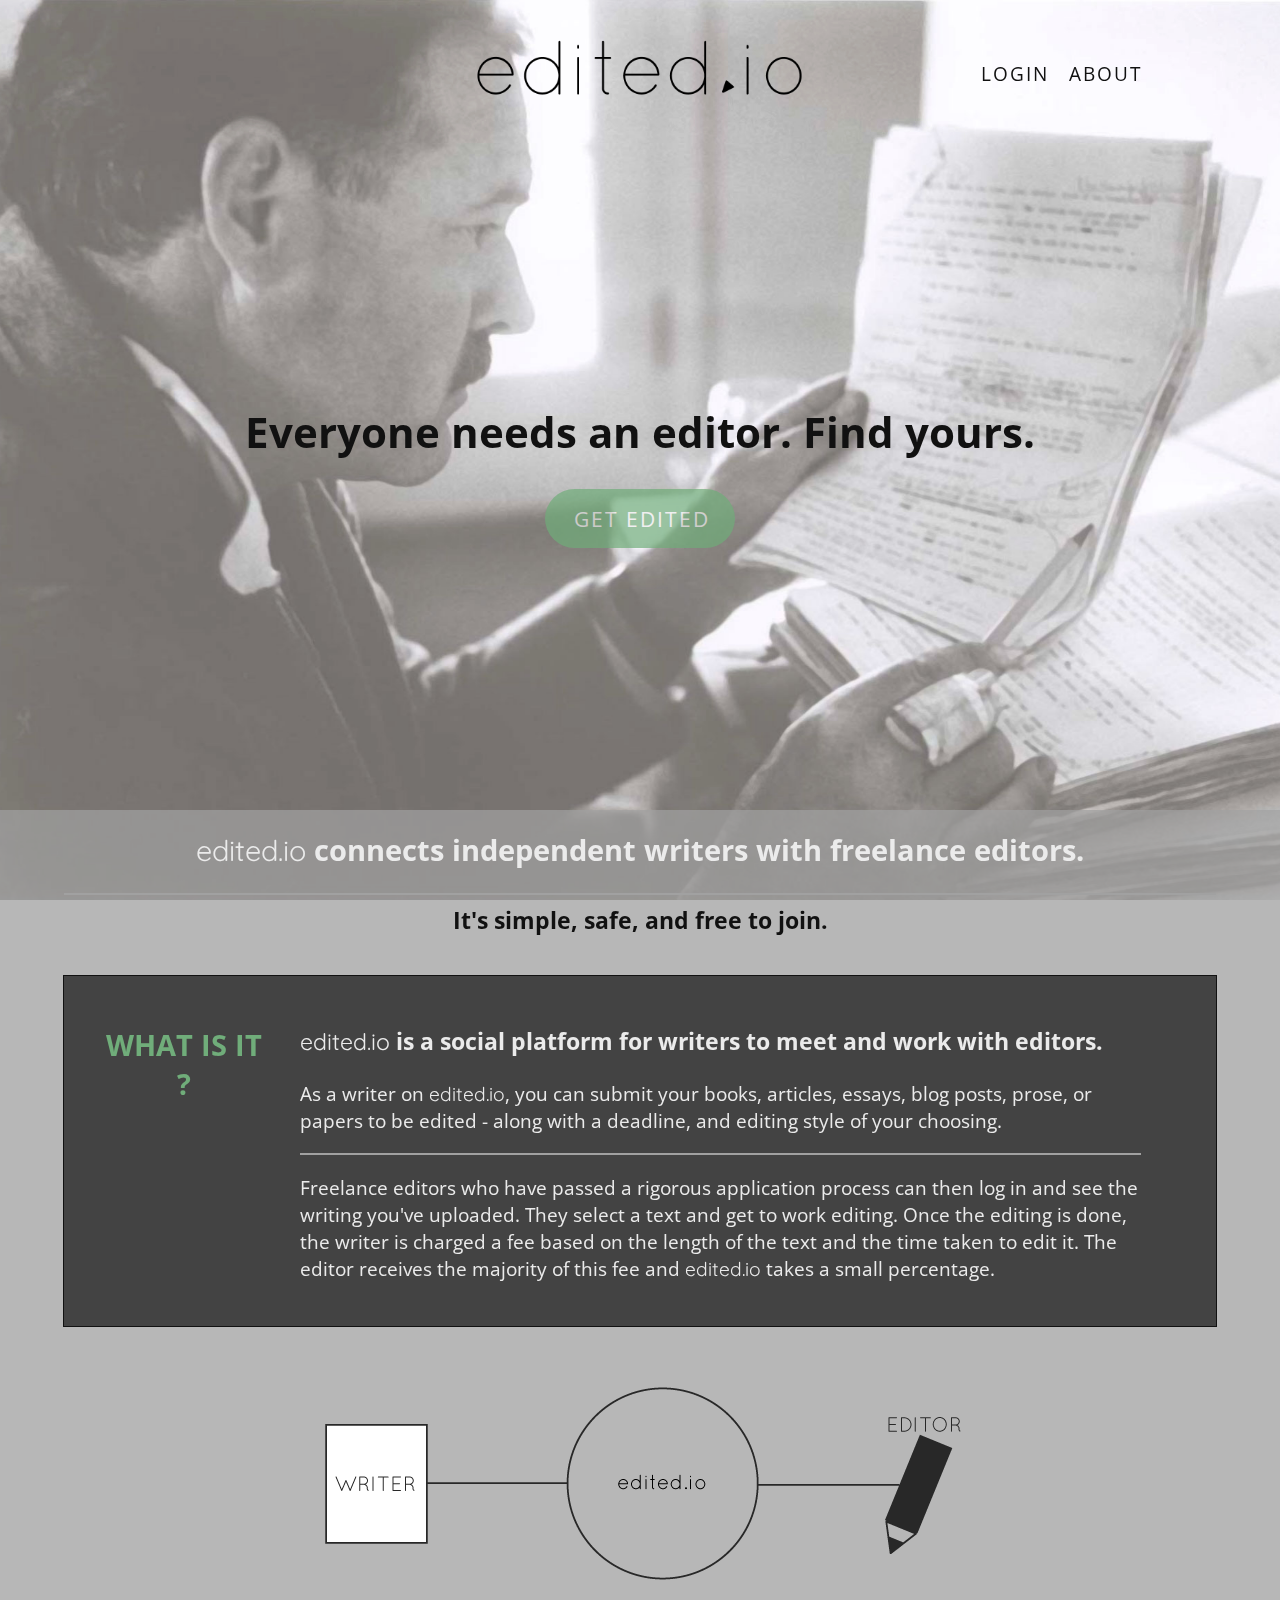
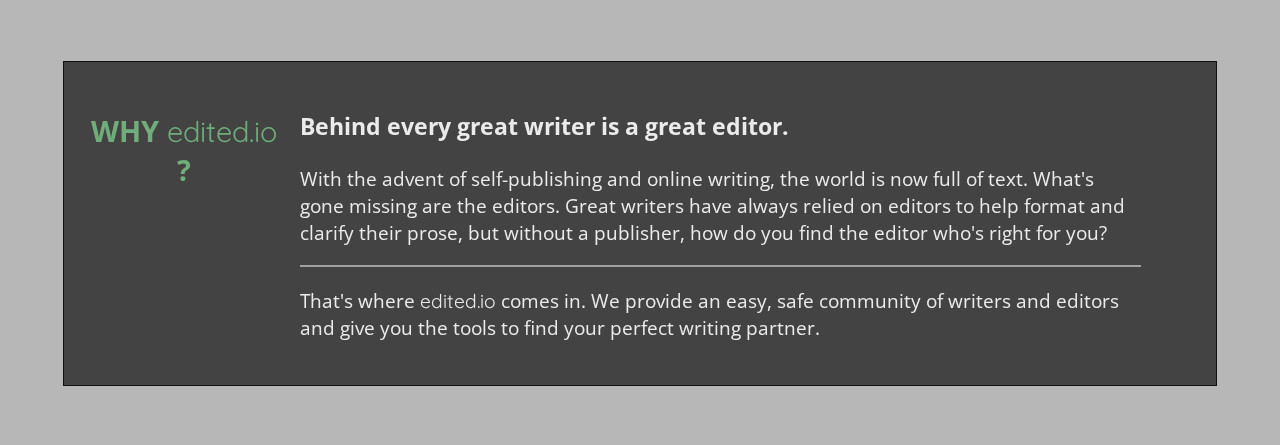
<file: edited/index.html>
<!DOCTYPE html>

<html>

	<head>
		<title>edited.io</title>

		<meta charset="UTF-8">
		<meta type="description" content="edited.io connects independent writers with freelance editors">
		<meta type="keywords" content="writing,writer,editing,editor,freelance,social">

		<link rel="stylesheet" href="style/main.css">
		<link href='http://fonts.googleapis.com/css?family=Open+Sans' rel='stylesheet' type='text/css'>
		<link href='http://fonts.googleapis.com/css?family=Quicksand:300,400,700' rel='stylesheet' type='text/css'>

		<link rel="shortcut icon" href="favicon.ico" type="image/x-icon">
		<link rel="icon" href="favicon.ico" type="image/x-icon">
	</head>

	<body>

		<div class="cover-bg-ernest2"></div>


		<section id="header" class="bg-ernest2">

				<a href="#top">
					<div id="logo"></div>
				</a>

				<nav id="nav-right">
					<ul>
						<li><a href="login.html">login</a></li>
						<li><a href="#about-edited">about</a></li>
					</ul>
				</nav>

		</section>


		<section id="splash">

			<div id="splash-content">

				<div id="tagline">
					<h1>Everyone needs an editor. Find yours.</h1>
				</div>

				<div id="sign-up">
					<a class="btn" id="sign-up-btn" href="signup.php">
						get edited
					</a>
				</div>
				
			</div>

		</section>


		<section id="about">

			<span id="about-edited" class="anchor"></span>

			<div id="about-box">

				<a href="#about-edited">
					<h2 id="about-header"><span class="logo">edited.io</span> connects independent writers with freelance editors.</h2>
				</a>

				<hr>

				<h3 id="about-signup">It's simple, safe, and free to <a href="signup.html">join</a>.</h3>

				<div class="about-section" id="about-what">

					<div class="about-section-title">
						<h2>What is it <br/>?</h2>
					</div>

					<div class="about-section-content">
						<h3><span class="logo">edited.io</span> is a social platform for writers to meet and work with editors.</h3>
						<p>
							As a writer on <span class="logo">edited.io</span>, you can submit your books, articles, essays, blog posts, prose, or papers to be edited - along with a deadline, and editing style of your choosing.</p>
						<hr>
						<p>
							Freelance editors who have passed a rigorous application process can then log in and see the writing you've uploaded. They select a text and get to work editing.  Once the editing is done, the writer is charged a fee based on the length of the text and the time taken to edit it. The editor receives the majority of this fee and <span class="logo">edited.io</span> takes a small percentage.</p>
					</div>
				</div>

				<figure>
					<img src="img/diagram.png">
				</figure>

				<div class="about-section" id="about-what">

						<div class="about-section-title left">
							<h2>Why <span class="logo">edited.io</span><br/>?</h2>
						</div>

						<div class="about-section-content">
							<h3>Behind every great writer is a great editor.</h3>
							<p>
								With the advent of self-publishing and online writing, the world is now full of text. What's gone missing are the editors. Great writers have always relied on editors to help format and clarify their prose, but without a publisher, how do you find the editor who's right for you?</p>
							<hr>
							<p>
								That's where <span class="logo">edited.io</span> comes in.  We provide an easy, safe community of writers and editors and give you the tools to find your perfect writing partner.</p>
						</div>

				</div>

			</div>

		</section>

	</body>

</html>
</file>
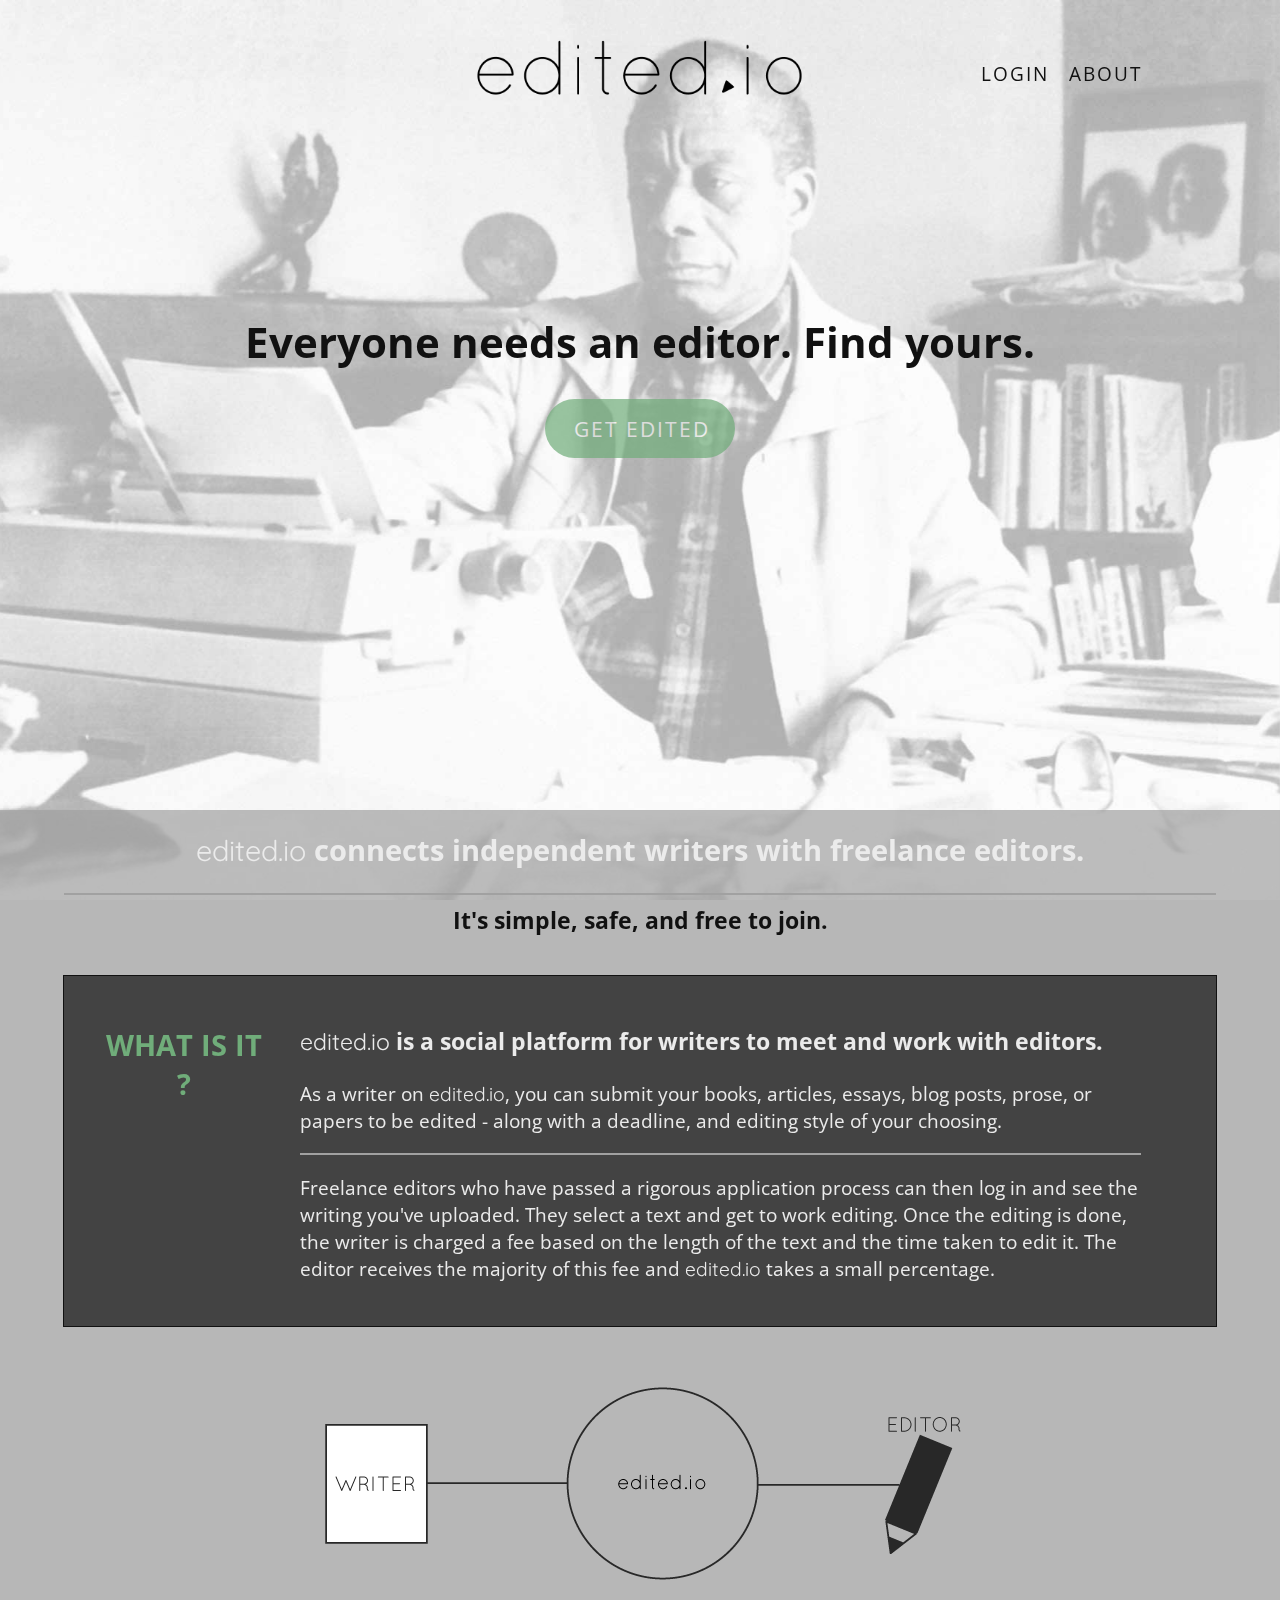
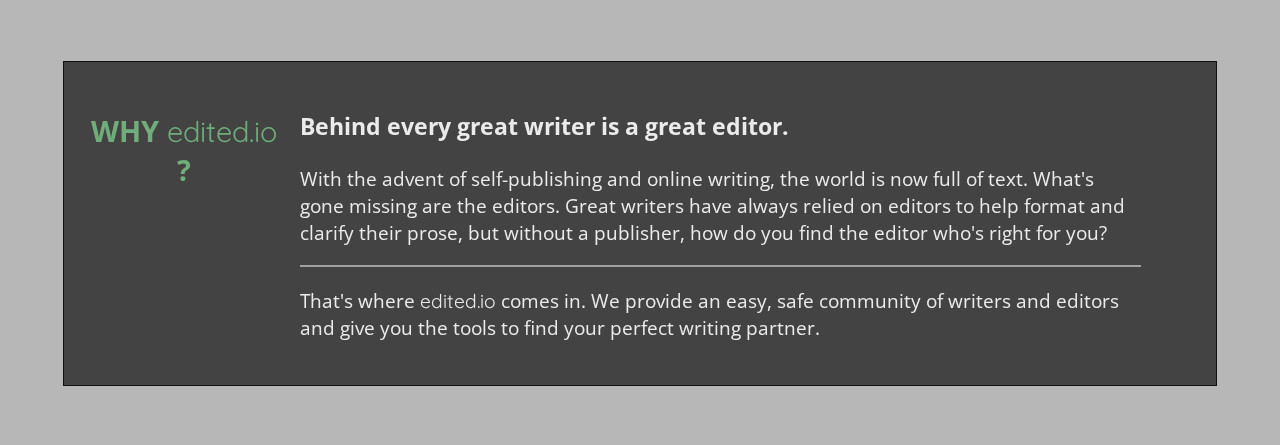
<file: edited_v2/index.html>
<!DOCTYPE html>

<html>

	<head>
		<title>edited.io</title>

		<meta charset="UTF-8">
		<meta type="description" content="edited.io connects independent writers with freelance editors">
		<meta type="keywords" content="writing,writer,editing,editor,freelance,social">

		<link rel="stylesheet" href="style/main.css">
		<link href='http://fonts.googleapis.com/css?family=Open+Sans' rel='stylesheet' type='text/css'>
		<link href='http://fonts.googleapis.com/css?family=Quicksand:300,400,700' rel='stylesheet' type='text/css'>

		<link rel="shortcut icon" href="favicon.ico" type="image/x-icon">
		<link rel="icon" href="favicon.ico" type="image/x-icon">
	</head>

	<body>

		<div class="cover-bg-james"></div>


		<section id="header" class="bg-james">

				<a href="#top">
					<div id="logo"></div>
				</a>

				<nav id="nav-right">
					<ul>
						<li><a href="login.php">login</a></li>
						<li><a href="#about-edited">about</a></li>
					</ul>
				</nav>

		</section>


		<section id="splash">

			<div id="splash-content">

				<div id="tagline">
					<h1>Everyone needs an editor. Find yours.</h1>
				</div>

				<div id="sign-up">
					<a class="btn" id="sign-up-btn" href="signup.php">
						get edited
					</a>
				</div>
				
			</div>

		</section>


		<section id="about">

			<span id="about-edited" class="anchor"></span>

			<div id="about-box">

				<a href="#about-edited">
					<h2 id="about-header"><span class="logo">edited.io</span> connects independent writers with freelance editors.</h2>
				</a>

				<hr>

				<h3 id="about-signup">It's simple, safe, and free to <a href="signup.html">join</a>.</h3>

				<div class="about-section" id="about-what">

					<div class="about-section-title">
						<h2>What is it <br/>?</h2>
					</div>

					<div class="about-section-content">
						<h3><span class="logo">edited.io</span> is a social platform for writers to meet and work with editors.</h3>
						<p>
							As a writer on <span class="logo">edited.io</span>, you can submit your books, articles, essays, blog posts, prose, or papers to be edited - along with a deadline, and editing style of your choosing.</p>
						<hr>
						<p>
							Freelance editors who have passed a rigorous application process can then log in and see the writing you've uploaded. They select a text and get to work editing.  Once the editing is done, the writer is charged a fee based on the length of the text and the time taken to edit it. The editor receives the majority of this fee and <span class="logo">edited.io</span> takes a small percentage.</p>
					</div>
				</div>

				<figure>
					<img src="img/diagram.png">
				</figure>

				<div class="about-section" id="about-what">

						<div class="about-section-title left">
							<h2>Why <span class="logo">edited.io</span><br/>?</h2>
						</div>

						<div class="about-section-content">
							<h3>Behind every great writer is a great editor.</h3>
							<p>
								With the advent of self-publishing and online writing, the world is now full of text. What's gone missing are the editors. Great writers have always relied on editors to help format and clarify their prose, but without a publisher, how do you find the editor who's right for you?</p>
							<hr>
							<p>
								That's where <span class="logo">edited.io</span> comes in.  We provide an easy, safe community of writers and editors and give you the tools to find your perfect writing partner.</p>
						</div>

				</div>

			</div>

		</section>

	</body>

</html>
</file>
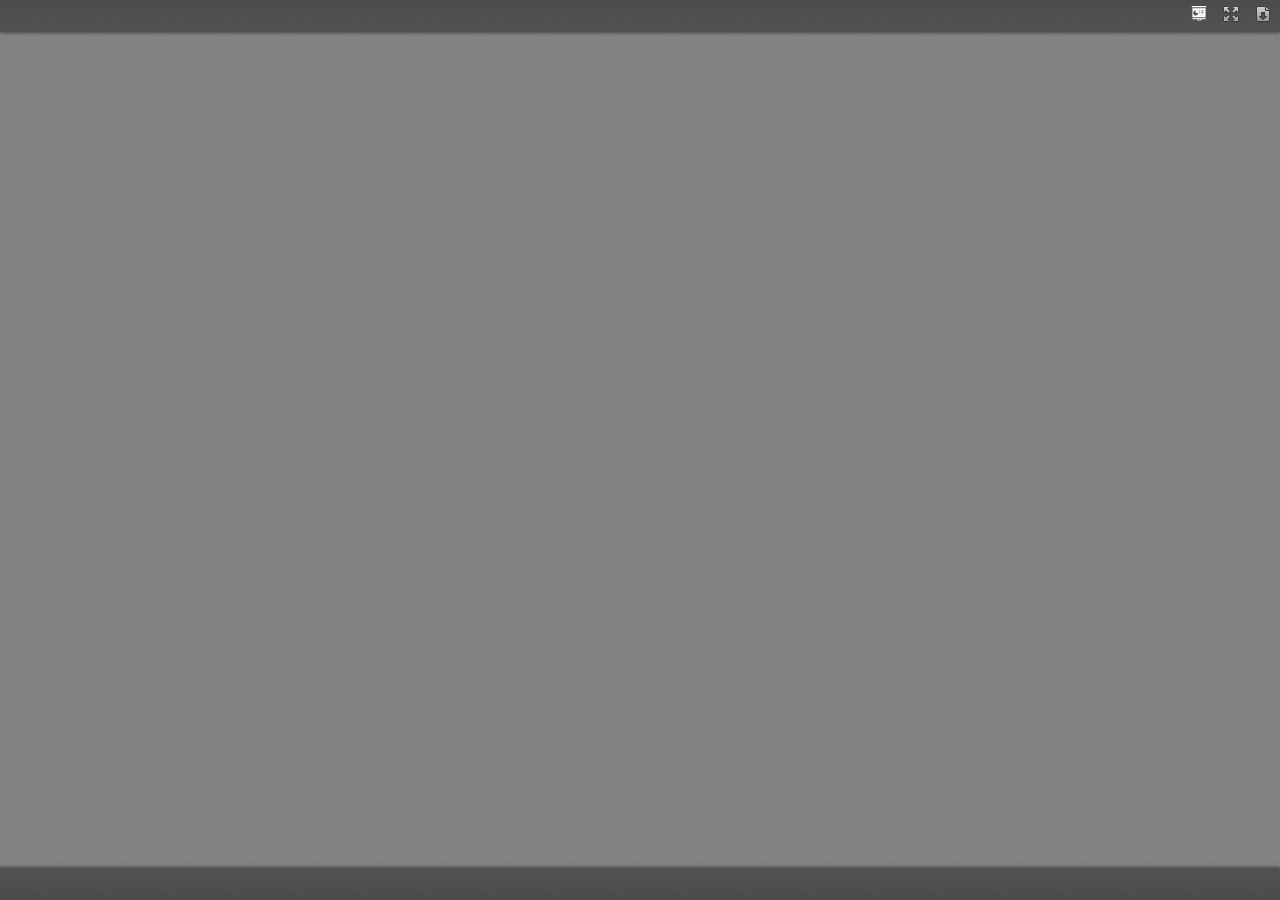
<file: edited/ViewerJS/index.html>
<!DOCTYPE html>

<!--
  Copyright (C) 2012-2014 KO GmbH <copyright@kogmbh.com>

  @licstart
  This file is part of WebODF.

  WebODF is free software: you can redistribute it and/or modify it
  under the terms of the GNU Affero General Public License (GNU AGPL)
  as published by the Free Software Foundation, either version 3 of
  the License, or (at your option) any later version.

  WebODF is distributed in the hope that it will be useful, but
  WITHOUT ANY WARRANTY; without even the implied warranty of
  MERCHANTABILITY or FITNESS FOR A PARTICULAR PURPOSE.  See the
  GNU Affero General Public License for more details.

  You should have received a copy of the GNU Affero General Public License
  along with WebODF.  If not, see <http://www.gnu.org/licenses/>.
  @licend

  @source: http://www.webodf.org/
  @source: https://github.com/kogmbh/WebODF/
-->

<!--
  This file is a derivative from a part of Mozilla's PDF.js project. The
  original license header follows.
-->

<!--
Copyright 2012 Mozilla Foundation

Licensed under the Apache License, Version 2.0 (the "License");
you may not use this file except in compliance with the License.
You may obtain a copy of the License at

http://www.apache.org/licenses/LICENSE-2.0

Unless required by applicable law or agreed to in writing, software
distributed under the License is distributed on an "AS IS" BASIS,
WITHOUT WARRANTIES OR CONDITIONS OF ANY KIND, either express or implied.
See the License for the specific language governing permissions and
limitations under the License.
-->

<html dir="ltr" lang="en-US">
    <head>
        <meta http-equiv="Content-Type" content="text/html; charset=utf-8"/>
        <title>ViewerJS</title>
        <!-- If you want to use custom CSS (@font-face rules, for example) you should uncomment
             the following reference and use a local.css file for that. See the example.local.css
             file for a sample.
        <link rel="stylesheet" type="text/css" href="local.css" media="screen"/>
        -->
        <meta name="viewport" content="width=device-width, initial-scale=1.0, user-scalable=no, minimum-scale=1.0, maximum-scale=1.0">
        <link rel="stylesheet" type="text/css" href="viewer.css" media="screen"/>
        <script src="viewer.js" type="text/javascript" charset="utf-8"></script>
        <script src="PluginLoader.js" type="text/javascript" charset="utf-8"></script>
        <script>
            loadDocument(window.location.hash);
        </script>
    </head>

    <body>
        <div id = "viewer">
            <div id = "titlebar">
                <div id = "documentName"></div>
                <div id = "toolbarRight">
                    <button id = "presentation" class = "toolbarButton presentation" title = "Presentation"></button>
                    <button id = "fullscreen" class = "toolbarButton fullscreen" title = "Fullscreen"></button>
                    <button id = "download" class = "toolbarButton download" title = "Download"></button>
                </div>
           </div>
            <div id = "toolbarContainer">
                <div id = "toolbar">
                    <div id = "toolbarLeft">
                        <div id = "navButtons" class = "splitToolbarButton">
                            <button id = "previous" class = "toolbarButton pageUp" title = "Previous Page"></button>
                            <div class="splitToolbarButtonSeparator"></div>
                            <button id = "next" class = "toolbarButton pageDown" title = "Next Page"></button>
                        </div>
                        <label id = "pageNumberLabel" class = "toolbarLabel" for = "pageNumber">Page:</label>
                        <input type = "number" id = "pageNumber" class = "toolbarField pageNumber"/>
                        <span id = "numPages" class = "toolbarLabel"></span>
                    </div>
                    <div id = "toolbarMiddleContainer" class = "outerCenter">
                        <div id = "toolbarMiddle" class = "innerCenter">
                            <div id = 'zoomButtons' class = "splitToolbarButton">
                                <button id = "zoomOut" class = "toolbarButton zoomOut" title = "Zoom Out"></button>
                                <div class="splitToolbarButtonSeparator"></div>
                                <button id = "zoomIn" class = "toolbarButton zoomIn" title = "Zoom In"></button>
                            </div>
                            <span id="scaleSelectContainer" class="dropdownToolbarButton">
                                <select id="scaleSelect" title="Zoom" oncontextmenu="return false;">
                                    <option id="pageAutoOption" value="auto" selected>Automatic</option>
                                    <option id="pageActualOption" value="page-actual">Actual Size</option>
                                    <option id="pageWidthOption" value="page-width">Full Width</option>
                                    <option id="customScaleOption" value="custom"> </option>
                                    <option value="0.5">50%</option>
                                    <option value="0.75">75%</option>
                                    <option value="1">100%</option>
                                    <option value="1.25">125%</option>
                                    <option value="1.5">150%</option>
                                    <option value="2">200%</option>
                                </select>
                            </span>
                            <div id = "sliderContainer">
                                <div id = "slider"></div>
                            </div>
                        </div>
                    </div>
                </div>
            </div>
            <div id = "canvasContainer">
                <div id = "canvas"></div>
            </div>
            <div id = "overlayNavigator">
                <div id = "previousPage"></div>
                <div id = "nextPage"></div>
            </div>
            <div id = "overlayCloseButton">
            &#10006;
            </div>
            <div id = "dialogOverlay"></div>
            <div id = "blanked"></div>
        </div>
    </body>
</html>
</file>
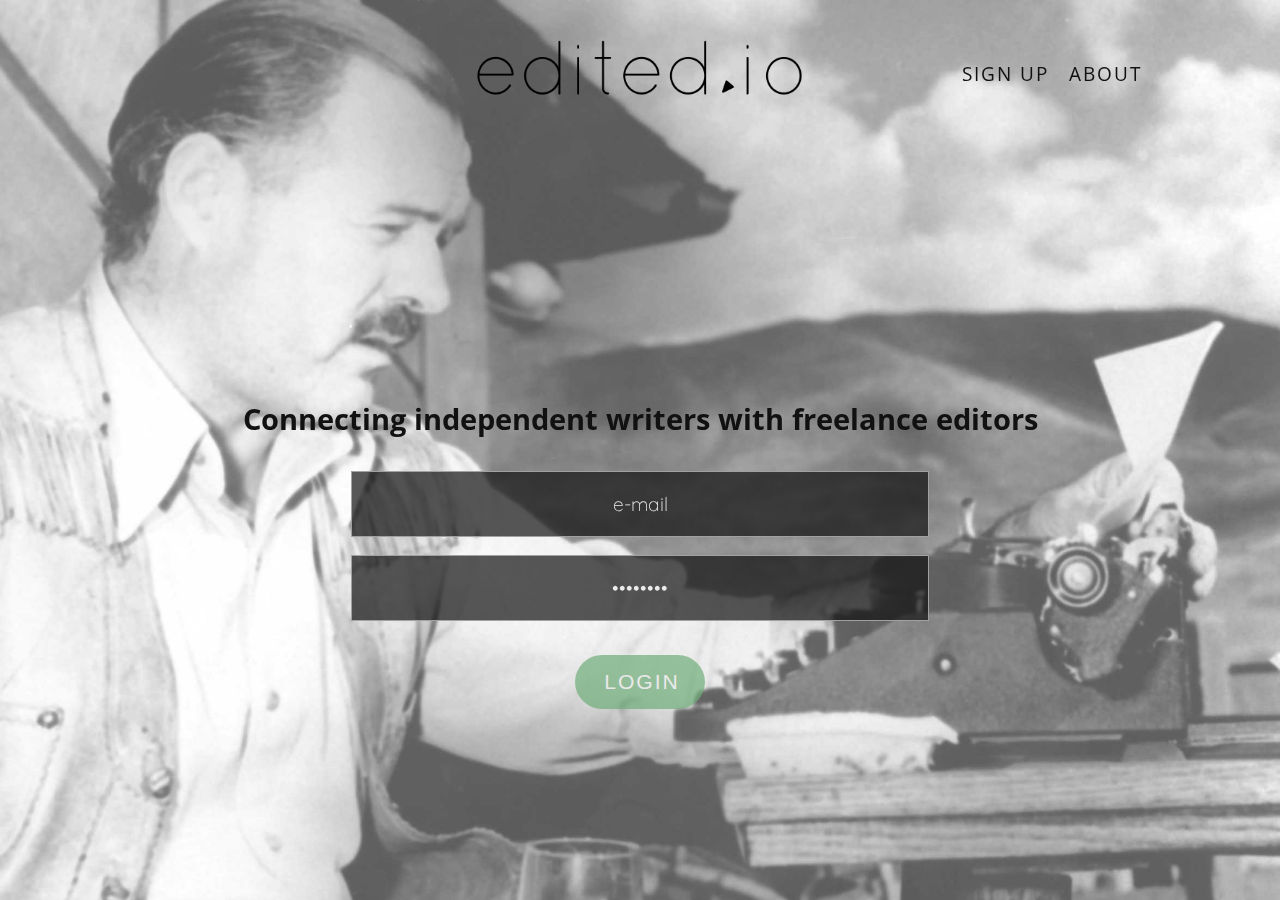
<file: edited/login.html>
<!DOCTYPE html>

<html>

	<head>
		<title>login to edited.io</title>

		<meta charset="UTF-8">
		<meta type="description" content="login to edited.io, a social platform for writers and editors">
		<link rel="stylesheet" href="style/main.css">
		<link href='http://fonts.googleapis.com/css?family=Open+Sans' rel='stylesheet' type='text/css'>
		<link href='http://fonts.googleapis.com/css?family=Quicksand:300,400,700' rel='stylesheet' type='text/css'>

		<link rel="shortcut icon" href="favicon.ico" type="image/x-icon">
		<link rel="icon" href="favicon.ico" type="image/x-icon">
	</head>

	<body>

		<div class="cover-bg-ernest"></div>


		<section id="header" class="bg-ernest">

				<a href="index.html">
					<div id="logo"></div>
				</a>

				<nav id="nav-right">
					<ul>
						<li><a href="signup.php">sign up</a></li>
						<li><a href="index.html#about-edited">about</a></li>
					</ul>
				</nav>

			</div>

		</section>

		<section id="splash">

			<div id="splash-content">

				<div id="tagline">
					<h2>Connecting independent writers with freelance editors</h2>
				</div>

				<div class="form-container">
					<form id="login-form" method="link" action="writer.html">
						<input type="text" name="email" value="e-mail"><br>
						<input type="password" name="password" value="password"><br>
						<button class="btn" id="login-button">login</button>
					</form>
				</div>
				
			</div>

		</section>


		<footer>
			<h3>Everyone needs an editor. Find yours.</h3>
		</footer>


	</body>

</html>
</file>
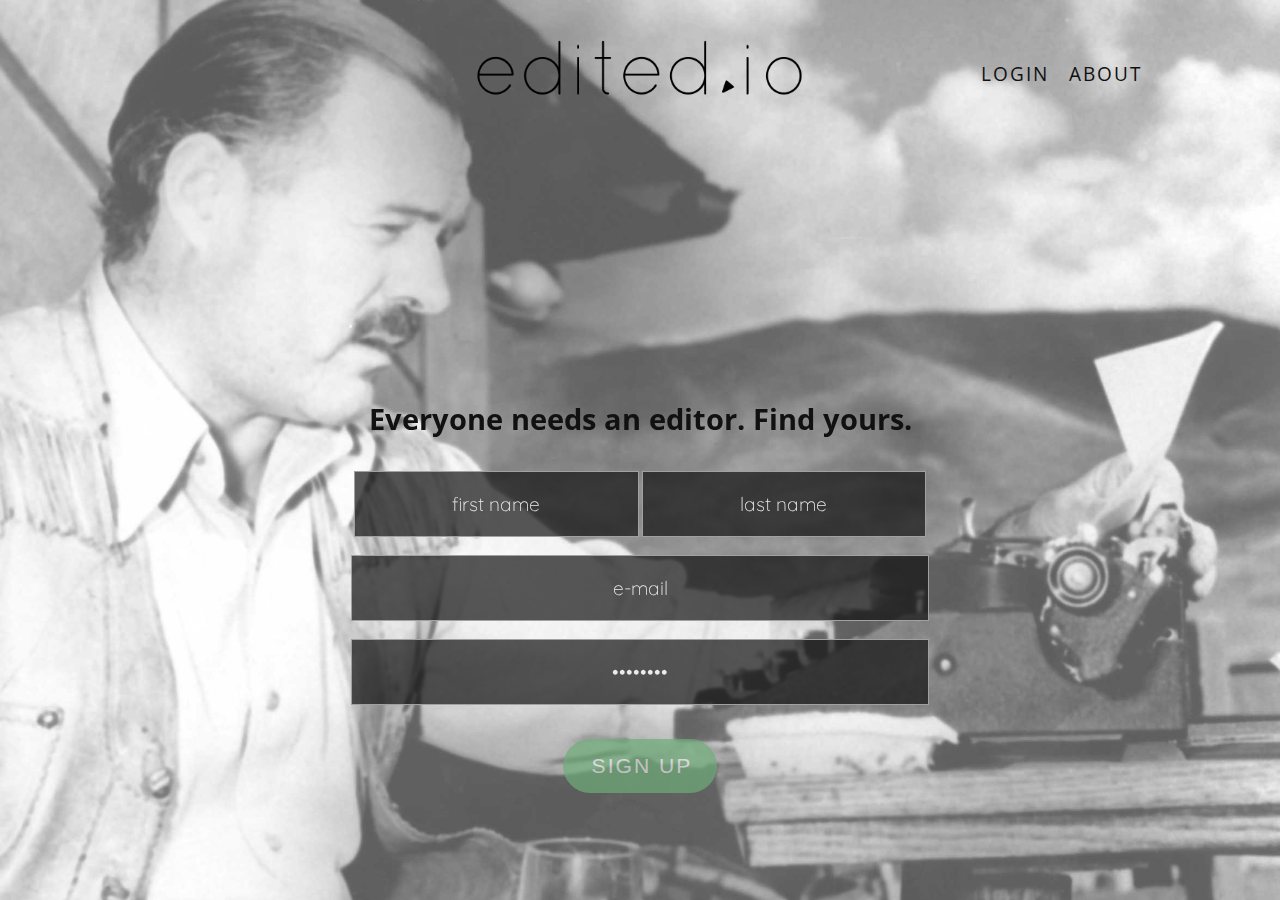
<file: edited/signup.html>
<!DOCTYPE html>

<html>

	<head>
		<title>sign up for edited.io</title>

		<meta charset="UTF-8">
		<meta type="description" content="sign up for edited.io, a social platform for writers and editors">
		<link rel="stylesheet" href="style/main.css">
		<link href='http://fonts.googleapis.com/css?family=Open+Sans' rel='stylesheet' type='text/css'>
		<link href='http://fonts.googleapis.com/css?family=Quicksand:300,400,700' rel='stylesheet' type='text/css'>

		<link rel="shortcut icon" href="favicon.ico" type="image/x-icon">
		<link rel="icon" href="favicon.ico" type="image/x-icon">
	</head>

	<body>

		<div class="cover-bg-ernest"></div>


		<section id="header" class="bg-ernest">

				<a href="index.html">
					<div id="logo"></div>
				</a>

				<nav id="nav-right">
					<ul>
						<li><a href="login.html">login</a></li>
						<li><a href="index.html#about-edited">about</a></li>
					</ul>
				</nav>

			</div>

		</section>

		<section id="splash">

			<div id="splash-content">

				<div id="tagline">
					<h2>Everyone needs an editor. Find yours.</h2>
				</div>


				<?PHP

					$user_name = "root";
					$password = "";
					$database = "addressbook";
					$server = "127.0.0.1";

					$db_handle = mysql_connect($server, $user_name, $password);

					$db_found = mysql_select_db($database, $db_handle);

					if ($db_found) {
						print "Database Found ";
						mysql_close($db_handle);
					}
					else {
						print "Database NOT Found ";
					}
				?>

				<div class="form-container">
					<form id="signup-form" method="link" action="writer.html">
						<input type="text" name="f-name" value="first name">
						<input type="text" name="l-name" value="last name"><br>
						<input type="text" name="email" value="e-mail"><br>
						<input type="password" name="password" value="password"><br>
						<button class="btn" id="signup-button">sign up</button>
					</form>
				</div>
				
			</div>

		</section>


		<footer>
			<h3>Connecting independent writers and freelance editors</h3>
		</footer>


	</body>

</html>
</file>
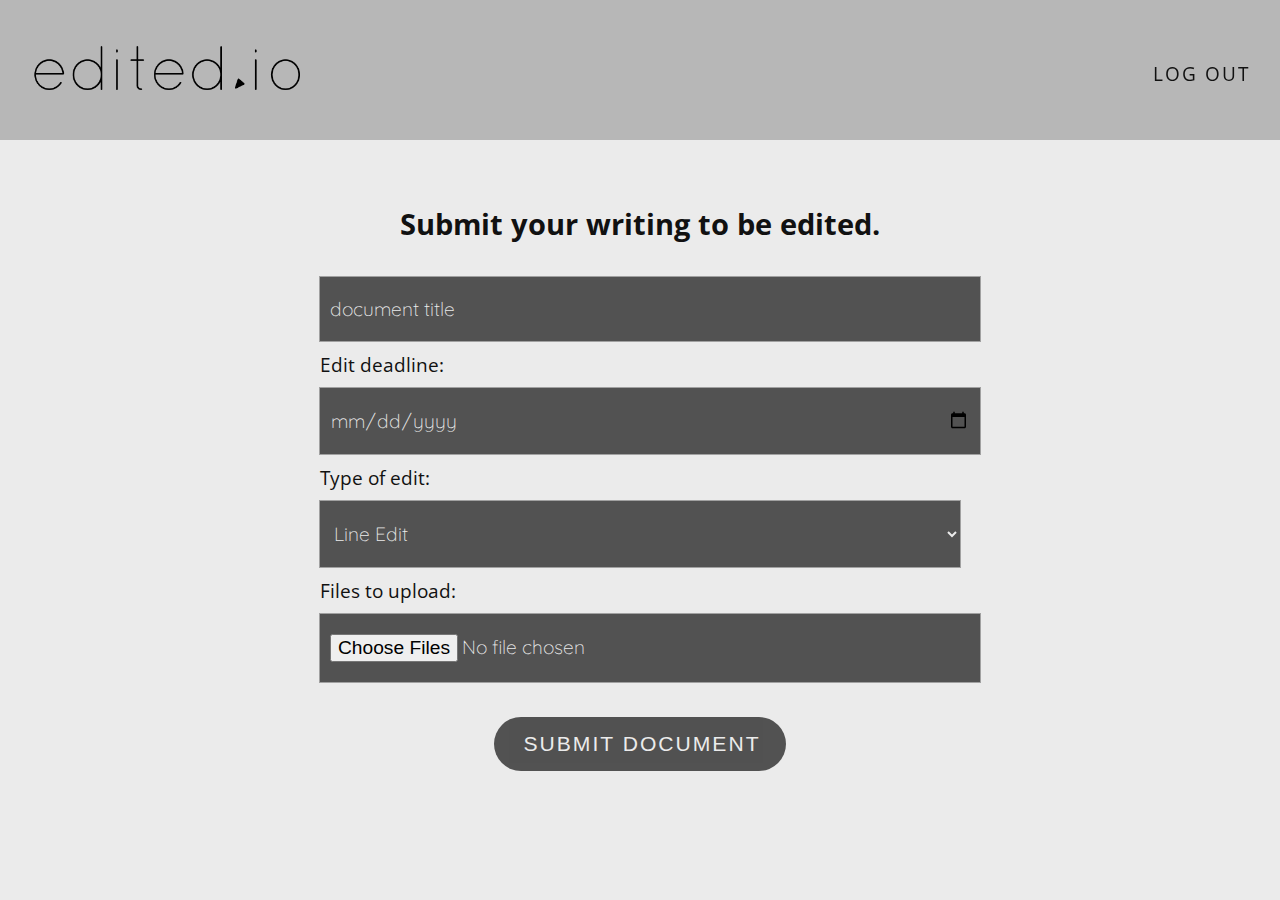
<file: edited/submit.html>
<!DOCTYPE html>

<html>

	<head>
		<title>Upload to edited.io</title>

		<meta charset="UTF-8">
		<meta type="description" content="the writer upload page of the edited.io social platform">
		<meta type="keywords" content="writing,writer,editing,editor,freelance,social">

		<link rel="stylesheet" href="style/portal.css">
		<link href='http://fonts.googleapis.com/css?family=Open+Sans' rel='stylesheet' type='text/css'>
		<link href='http://fonts.googleapis.com/css?family=Quicksand:300,400,700' rel='stylesheet' type='text/css'>

		<link rel="shortcut icon" href="favicon.ico" type="image/x-icon">
		<link rel="icon" href="favicon.ico" type="image/x-icon">
	</head>

	<body>

		<section id="header">

				<a href="writer.html#top">
					<div id="logo"></div>
				</a>

				<nav id="nav-right">
					<ul>
						<li><a href="index.html">log out</a></li>
					</ul>
				</nav>

		</section>

		<section id="main">

			<div id="writer-upload">

				<div id="tagline">
					<h2>Submit your writing to be edited.</h2>
				</div>

				<div class="form-container">
					<form id="signup-form" method="link" action="writer.html">
						<input type="text" name="doc-name" value="document title"><br>
						<label for="doc-deadline">Edit deadline:</label>
						<input type="date" name="doc-deadline" value="editing deadline (MM/DD/YY)"><br>
						<label for="doc-type">Type of edit:</label>
						<select name="doc-type" value="type of edit">
							<option value="line-edit">Line Edit</option>
							<option value="proofread">Proofread</option>
							<option value="struc-edit">Structural Edit</option>
							<option value="fact-check">Fact Check</option>
						</select><br>
						<label for="fileselect">Files to upload:</label>
						<input type="file" id="fileselect" name="fileselect[]" multiple="multiple" />
						<div id="submit-button">
							<button class="btn" id="submit-btn">submit document</button>
						</div>
					</form>
				</div>
				
			</div>

		</section>

	</body>

</html>
</file>
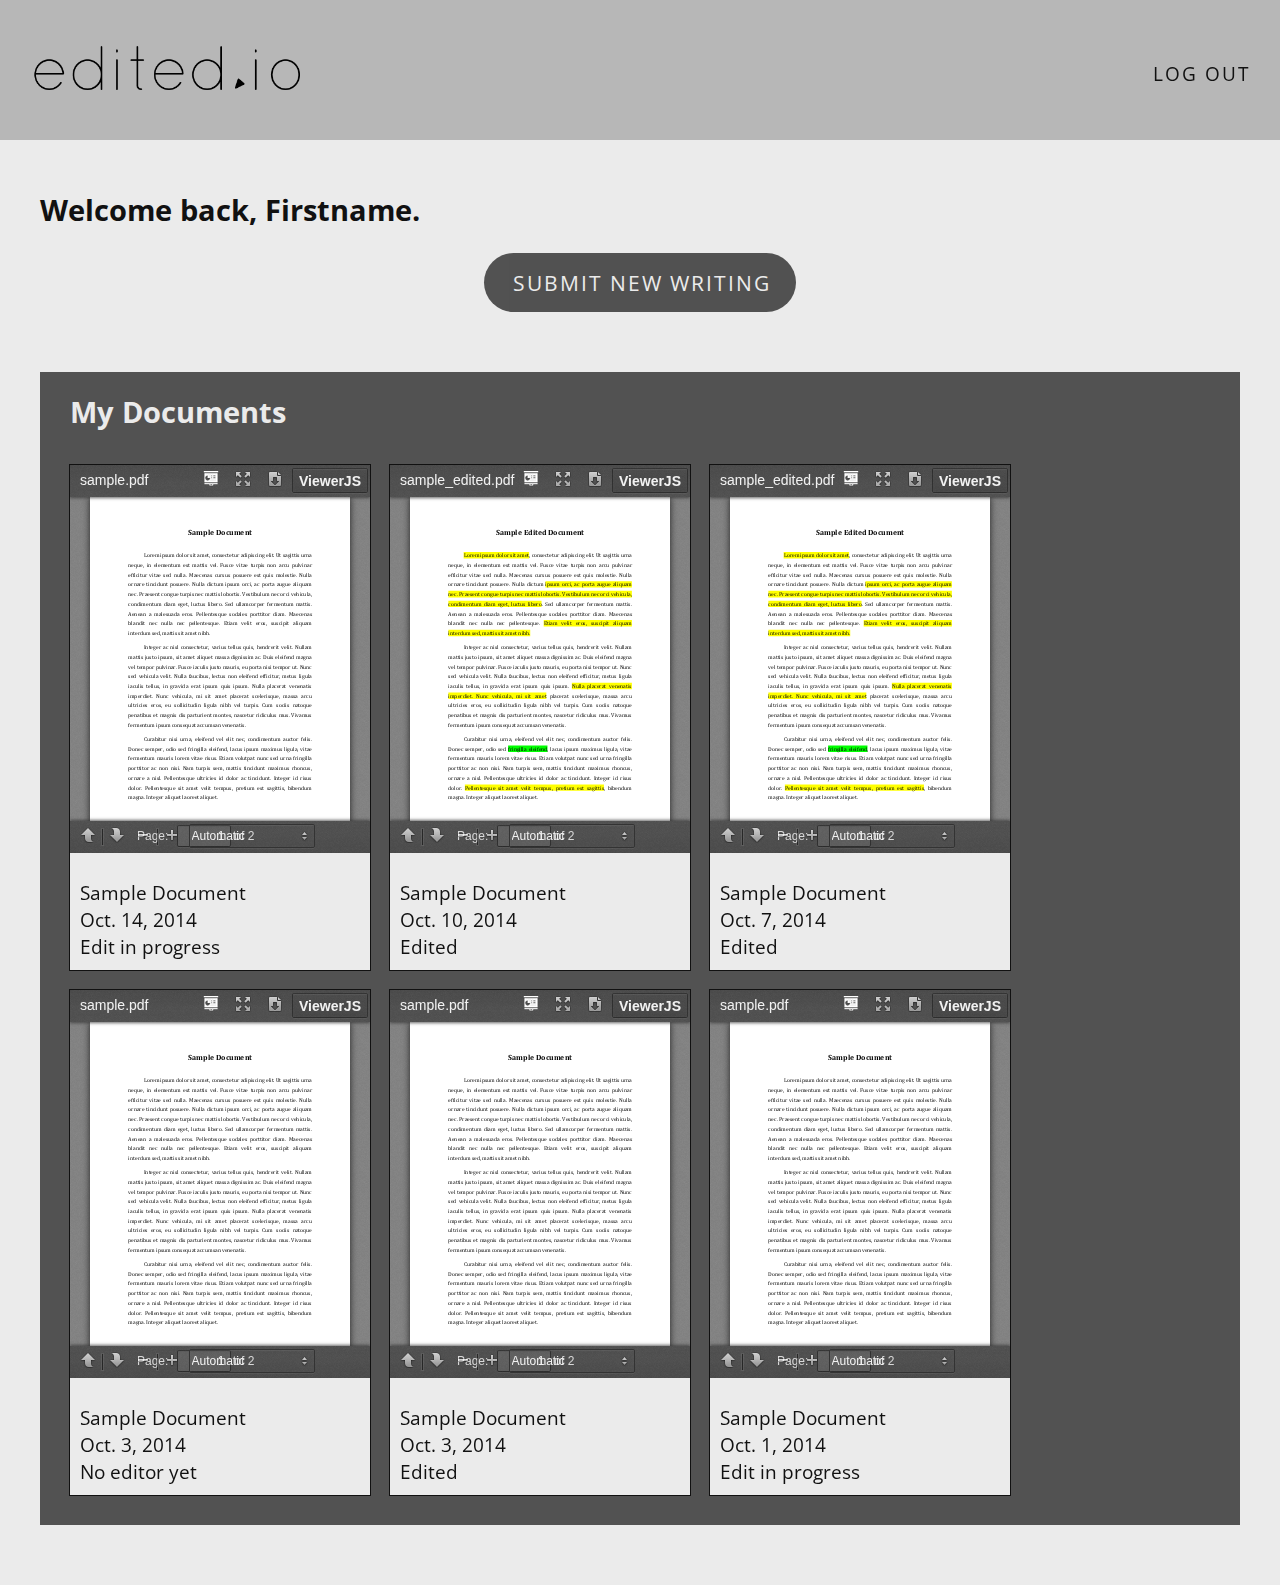
<file: edited/writer.html>
<!DOCTYPE html>

<html>

	<head>
		<title>welcome to edited.io</title>

		<meta charset="UTF-8">
		<meta type="description" content="the writer portal of the edited.io social platform">
		<meta type="keywords" content="writing,writer,editing,editor,freelance,social">

		<link rel="stylesheet" href="style/portal.css">
		<link href='http://fonts.googleapis.com/css?family=Open+Sans' rel='stylesheet' type='text/css'>
		<link href='http://fonts.googleapis.com/css?family=Quicksand:300,400,700' rel='stylesheet' type='text/css'>

		<link rel="shortcut icon" href="favicon.ico" type="image/x-icon">
		<link rel="icon" href="favicon.ico" type="image/x-icon">
	</head>

	<body>

		<span id="top" class="anchor"></span>

		<section id="header">

				<a href="#top">
					<div id="logo"></div>
				</a>

				<nav id="nav-right">
					<ul>
						<li><a href="index.html">log out</a></li>
					</ul>
				</nav>

		</section>

		<section id="main">

			<div id="welcome">
				<h2>Welcome back, Firstname.</h2>
			</div>

			<div id="submit-work">
				<a id="submit" class="btn" href="submit.php">submit new writing</a>
			</div>

			<div id="documents">

				<h2 id="my-documents">My Documents</h2>

				<div class="document">
					<a href="ViewerJS/#../docs/sample.pdf">
						<iframe id="viewer" src = "ViewerJS/#../docs/sample.pdf" width='300' height='388' allowfullscreen webkitallowfullscreen></iframe>
						<div class="doc-data">
							<div class="doc-name">Sample Document</div>
							<div class="doc-date">Oct. 14, 2014</div>
							<div class="doc-status">Edit in progress</div>
						</div>
					</a>
				</div>

				<div class="document">
					<a href="ViewerJS/#../docs/sample_edited.pdf">
						<iframe id="viewer" src = "ViewerJS/#../docs/sample_edited.pdf" width='300' height='388' allowfullscreen webkitallowfullscreen></iframe>
						<div class="doc-data">
							<div class="doc-name">Sample Document</div>
							<div class="doc-date">Oct. 10, 2014</div>
							<div class="doc-status">Edited</div>
						</div>
					</a>
				</div>

				<div class="document">
					<a href="ViewerJS/#../docs/sample_edited.pdf">
						<iframe id="viewer" src = "ViewerJS/#../docs/sample_edited.pdf" width='300' height='388' allowfullscreen webkitallowfullscreen></iframe>
						<div class="doc-data">
							<div class="doc-name">Sample Document</div>
							<div class="doc-date">Oct. 7, 2014</div>
							<div class="doc-status">Edited</div>
						</div>
					</a>
				</div>

				<div class="document">
					<a href="ViewerJS/#../docs/sample.pdf">
						<iframe id="viewer" src = "ViewerJS/#../docs/sample.pdf" width='300' height='388' allowfullscreen webkitallowfullscreen></iframe>
						<div class="doc-data">
							<div class="doc-name">Sample Document</div>
							<div class="doc-date">Oct. 3, 2014</div>
							<div class="doc-status">No editor yet</div>
						</div>
					</a>
				</div>

				<div class="document">
					<a href="ViewerJS/#../docs/sample_edited.pdf">
						<iframe id="viewer" src = "ViewerJS/#../docs/sample.pdf" width='300' height='388' allowfullscreen webkitallowfullscreen></iframe>
						<div class="doc-data">
							<div class="doc-name">Sample Document</div>
							<div class="doc-date">Oct. 3, 2014</div>
							<div class="doc-status">Edited</div>
						</div>
					</a>
				</div>

				<div class="document">
					<a href="ViewerJS/#../docs/sample.pdf">
						<iframe id="viewer" src = "ViewerJS/#../docs/sample.pdf" width='300' height='388' allowfullscreen webkitallowfullscreen></iframe>
						<div class="doc-data">
							<div class="doc-name">Sample Document</div>
							<div class="doc-date">Oct. 1, 2014</div>
							<div class="doc-status">Edit in progress</div>
						</div>
					</a>
				</div>

			</div>

		</section>

	</body>

</html>
</file>
<file: edited/style/main.css>
/*fonts*/
/*color scheme*/
/*inside-border uses box-shadow to create an internal border*/
html {
  /*I know we're not meant to style the html tag 
  but it's the only way I could get the full width/height layout
  to work! Sorry...*/
  height: 100%; }

body {
  margin: 0;
  padding: 0;
  font: 1.2em "Open Sans", sans-serif;
  color: #111111;
  background-color: #ebebeb; }

h1 {
  font-size: 2.2em; }

h2 {
  font-size: 1.5em; }

h3 {
  font-size: 1.2em; }

a {
  text-decoration: none;
  color: #111111; }
  a:hover {
    color: #ebebeb; }

hr {
  border: 1px solid #a1a1a1; }

/*button class for button divs and buttons*/
.btn {
  display: inline-block;
  margin: 0 10px;
  padding: 15px 25px 15px 29px;
  color: #ebebeb;
  background-color: #70ad7a;
  text-transform: uppercase;
  font-size: 1.1em;
  letter-spacing: 2px;
  border: none;
  -webkit-border-radius: 40px;
  -moz-border-radius: 40px;
  -ms-border-radius: 40px;
  border-radius: 40px;
  opacity: 0.7;
  cursor: pointer; }
  .btn:hover {
    -webkit-box-shadow: 0 0 0 1px #111111;
    -moz-box-shadow: 0 0 0 1px #111111;
    -ms-box-shadow: 0 0 0 1px #111111;
    box-shadow: 0 0 0 1px #111111;
    text-decoration: none;
    background-color: #111111;
    color: #70ad7a; }
  .btn:active {
    -webkit-box-shadow: 0 0 0 2px #ebebeb;
    -moz-box-shadow: 0 0 0 2px #ebebeb;
    -ms-box-shadow: 0 0 0 2px #ebebeb;
    box-shadow: 0 0 0 2px #ebebeb;
    color: #ebebeb; }

.logo {
  font-family: "Quicksand", sans-serif;
  font-weight: 400;
  text-transform: lowercase; }

.cover-bg, .cover-bg-maya, .cover-bg-ernest, .cover-bg-ernest2 {
  z-index: 0;
  position: fixed;
  top: 0px;
  width: 100%;
  height: 100%;
  background-size: cover;
  background-attachment: fixed;
  background-repeat: no-repeat;
  background-position: center top; }

.cover-bg-maya {
  background-image: url("../img/maya_bg.jpg"); }

.cover-bg-ernest {
  background-image: url("../img/ernest_bg.jpg"); }

.cover-bg-ernest2 {
  background-image: url("../img/ernest_bg2.jpg"); }

#header {
  z-index: 2;
  position: fixed;
  top: 0px;
  height: 17%;
  max-height: 140px;
  min-height: 90px;
  width: 100%;
  /*css trick to get semi-transparent bg*/ }
  #header:after {
    background-size: cover;
    background-attachment: fixed;
    background-repeat: no-repeat;
    background-position: center top;
    opacity: 0.9;
    height: 100%;
    width: 100%;
    top: 0;
    left: 0;
    position: absolute;
    z-index: -1;
    content: ""; }
  #header #logo {
    position: absolute;
    top: 22%;
    height: 56%;
    left: 25%;
    width: 50%;
    background-image: url("../img/edited_logo.png");
    background-repeat: no-repeat;
    background-position: center center;
    background-size: contain; }
  #header nav ul {
    list-style-type: none;
    position: absolute;
    top: 43%;
    margin: 0;
    padding: 0;
    overflow: hidden;
    color: #111111; }
    #header nav ul li {
      display: inline;
      margin: 0;
      padding: 0 10px;
      text-transform: uppercase;
      letter-spacing: 2px;
      float: left; }
      #header nav ul li a:hover {
        text-decoration: none;
        color: #70ad7a !important; }
  #header #nav-right ul {
    right: 10%; }
  #header #nav-left ul {
    left: 10%; }

/*css trick to get semi-transparent bg on #header... see below*/
.bg-maya:after {
  background-image: url("../img/maya_bg.jpg"); }

.bg-ernest:after {
  background-image: url("../img/ernest_bg.jpg"); }

.bg-ernest2:after {
  background-image: url("../img/ernest_bg2.jpg"); }

#splash {
  position: absolute;
  top: 50%;
  width: 90%;
  left: 5%;
  overflow: visible; }
  #splash #splash-content {
    position: relative;
    top: -75px; }
    #splash #splash-content #tagline {
      text-align: center; }
    #splash #splash-content #sign-up {
      text-align: center; }
    #splash #splash-content .form-container {
      text-align: center;
      width: 50%;
      margin: 0 auto; }
      #splash #splash-content .form-container input {
        background-color: rgba(17, 17, 17, 0.7);
        border: none;
        text-align: center;
        margin: 10px 0;
        padding: 20px 0;
        font-size: 1em;
        width: 100%;
        color: #ebebeb;
        font-family: 'Quicksand', sans-serif;
        font-weight: 300;
        -webkit-box-shadow: 0 0 0 1px #a1a1a1;
        -moz-box-shadow: 0 0 0 1px #a1a1a1;
        -ms-box-shadow: 0 0 0 1px #a1a1a1;
        box-shadow: 0 0 0 1px #a1a1a1; }
      #splash #splash-content .form-container [name="f-name"], #splash #splash-content .form-container [name="l-name"] {
        width: 49%; }
      #splash #splash-content .form-container .btn {
        margin-top: 25px; }

#about {
  z-index: 1;
  position: absolute;
  top: 100%;
  width: 100%;
  height: 100%;
  text-align: center; }
  #about #about-box {
    position: relative;
    top: -90px;
    width: 90%;
    margin: 0 auto;
    padding: 20px 5%;
    background-color: rgba(161, 161, 161, 0.7);
    /*@include inside-border (1px, $light-color);*/ }
    #about #about-box #about-header {
      margin-top: 0;
      color: #ebebeb; }
    #about #about-box #about-header:hover {
      color: #70ad7a; }
    #about #about-box #about-signup {
      display: inline; }
    #about #about-box .about-section {
      -webkit-box-shadow: 0 0 0 1px #111111;
      -moz-box-shadow: 0 0 0 1px #111111;
      -ms-box-shadow: 0 0 0 1px #111111;
      box-shadow: 0 0 0 1px #111111;
      padding: 15px;
      margin: 40px 0;
      background-color: rgba(17, 17, 17, 0.7);
      color: #ebebeb;
      overflow: auto; }
      #about #about-box .about-section .about-section-title {
        float: left;
        display: inline-block;
        width: 17%;
        min-width: 140px;
        text-align: center;
        padding: 10px;
        text-transform: uppercase;
        color: #70ad7a; }
      #about #about-box .about-section .about-section-content {
        float: left;
        width: 75%;
        display: inline-block;
        text-align: left;
        padding: 10px; }

.nav-link {
  display: inline;
  margin: 0;
  padding: 0 10px;
  text-transform: uppercase;
  letter-spacing: 2px; }

/* css trick for anchor link to load beneath the fixed header 
(i.e. not be covered by the header) */
.anchor {
  display: block;
  position: relative;
  top: -230px;
  visibility: hidden; }

footer {
  display: none;
  /*position: absolute;
  height: 50px;
  bottom: 50px;
  width: 100%;
  text-align: center;*/ }

@media only screen and (max-width: 800px) {
  #splash #splash-content .form-container {
    width: 100%;
    margin: 0;
    padding: 0; }
    #splash #splash-content .form-container [name="f-name"], #splash #splash-content .form-container [name="l-name"] {
      width: 100%; }

  footer {
    display: none; }

  #header #logo {
    position: absolute;
    top: 27%;
    height: 46%;
    left: 20px;
    width: 50%;
    background-position: 0 center; }
  #header nav ul {
    top: 25%; }
    #header nav ul li {
      clear: both; }

  #about {
    top: 150%; }
    #about #about-box {
      width: 96%;
      margin: 0 auto;
      padding: 0; }
      #about #about-box .about-section .about-section-title {
        width: 100%; }
      #about #about-box .about-section .about-section-content {
        width: 100%; }
      #about #about-box figure img {
        width: 100%; } }

/*# sourceMappingURL=main.css.map */
</file>
<file: edited_v2/style/main.css>
/*fonts*/
/*color scheme*/
/*inside-border uses box-shadow to create an internal border*/
html {
  /*I know we're not meant to style the html tag 
  but it's the only way I could get the full width/height layout
  to work! Sorry...*/
  height: 100%; }

body {
  margin: 0;
  padding: 0;
  font: 1.2em "Open Sans", sans-serif;
  color: #111111;
  background-color: #ebebeb; }

h1 {
  font-size: 2.2em; }

h2 {
  font-size: 1.5em; }

h3 {
  font-size: 1.2em; }

a {
  text-decoration: none;
  color: #111111; }
  a:hover {
    color: #ebebeb; }

hr {
  border: 1px solid #a1a1a1; }

/*button class for button divs and buttons*/
.btn {
  display: inline-block;
  margin: 0 10px;
  padding: 15px 25px 15px 29px;
  color: #ebebeb;
  background-color: #70ad7a;
  text-transform: uppercase;
  font-size: 1.1em;
  letter-spacing: 2px;
  border: none;
  -webkit-border-radius: 40px;
  -moz-border-radius: 40px;
  -ms-border-radius: 40px;
  border-radius: 40px;
  opacity: 0.7;
  cursor: pointer; }
  .btn:hover {
    -webkit-box-shadow: 0 0 0 1px #111111;
    -moz-box-shadow: 0 0 0 1px #111111;
    -ms-box-shadow: 0 0 0 1px #111111;
    box-shadow: 0 0 0 1px #111111;
    text-decoration: none;
    background-color: #111111;
    color: #70ad7a; }
  .btn:active {
    -webkit-box-shadow: 0 0 0 2px #ebebeb;
    -moz-box-shadow: 0 0 0 2px #ebebeb;
    -ms-box-shadow: 0 0 0 2px #ebebeb;
    box-shadow: 0 0 0 2px #ebebeb;
    color: #ebebeb; }

.logo {
  font-family: "Quicksand", sans-serif;
  font-weight: 400;
  text-transform: lowercase; }

.cover-bg, .cover-bg-maya, .cover-bg-ernest, .cover-bg-ernest2, .cover-bg-james, .cover-bg-vladimir, .cover-bg-michel {
  z-index: 0;
  position: fixed;
  top: 0px;
  width: 100%;
  height: 100%;
  background-size: cover;
  background-attachment: fixed;
  background-repeat: no-repeat;
  background-position: center top; }

.cover-bg-maya {
  background-image: url("../img/maya_bg2.jpg"); }

.cover-bg-ernest {
  background-image: url("../img/ernest_bg.jpg"); }

.cover-bg-ernest2 {
  background-image: url("../img/ernest_bg2.jpg"); }

.cover-bg-james {
  background-image: url("../img/james_bg.jpg"); }

.cover-bg-vladimir {
  background-image: url("../img/vladimir_bg.jpg"); }

.cover-bg-michel {
  background-image: url("../img/michel_bg.jpg"); }

#header {
  z-index: 2;
  position: fixed;
  top: 0px;
  height: 17%;
  max-height: 140px;
  min-height: 90px;
  width: 100%;
  /*css trick to get semi-transparent bg*/ }
  #header:after {
    background-size: cover;
    background-attachment: fixed;
    background-repeat: no-repeat;
    background-position: center top;
    opacity: 0.9;
    height: 100%;
    width: 100%;
    top: 0;
    left: 0;
    position: absolute;
    z-index: -1;
    content: ""; }
  #header #logo {
    position: absolute;
    top: 22%;
    height: 56%;
    left: 25%;
    width: 50%;
    background-image: url("../img/edited_logo.png");
    background-repeat: no-repeat;
    background-position: center center;
    background-size: contain; }
  #header nav ul {
    list-style-type: none;
    position: absolute;
    top: 43%;
    margin: 0;
    padding: 0;
    overflow: hidden;
    color: #111111; }
    #header nav ul li {
      display: inline;
      margin: 0;
      padding: 0 10px;
      text-transform: uppercase;
      letter-spacing: 2px;
      float: left; }
      #header nav ul li a:hover {
        text-decoration: none;
        color: #70ad7a !important; }
  #header #nav-right ul {
    right: 10%; }
  #header #nav-left ul {
    left: 10%; }

/*css trick to get semi-transparent bg on #header... see below*/
.bg-maya:after {
  background-image: url("../img/maya_bg2.jpg"); }

.bg-ernest:after {
  background-image: url("../img/ernest_bg.jpg"); }

.bg-ernest2:after {
  background-image: url("../img/ernest_bg2.jpg"); }

.bg-james:after {
  background-image: url("../img/james_bg.jpg"); }

.bg-vladimir:after {
  background-image: url("../img/vladmir_bg.jpg"); }

.bg-michel:after {
  background-image: url("../img/michel_bg.jpg"); }

#splash {
  position: absolute;
  top: 40%;
  width: 90%;
  left: 5%;
  overflow: visible; }
  #splash #splash-content {
    position: relative;
    top: -75px; }
    #splash #splash-content #tagline {
      text-align: center; }
    #splash #splash-content #sign-up {
      text-align: center; }
    #splash #splash-content .form-container {
      text-align: center;
      width: 50%;
      margin: 0 auto; }
      #splash #splash-content .form-container input {
        background-color: rgba(17, 17, 17, 0.7);
        border: none;
        text-align: center;
        margin: 5px 0 10px 0;
        padding: 15px 0;
        font-size: 1em;
        width: 100%;
        color: #ebebeb;
        font-family: 'Quicksand', sans-serif;
        font-weight: 300;
        -webkit-box-shadow: 0 0 0 1px #a1a1a1;
        -moz-box-shadow: 0 0 0 1px #a1a1a1;
        -ms-box-shadow: 0 0 0 1px #a1a1a1;
        box-shadow: 0 0 0 1px #a1a1a1; }
      #splash #splash-content .form-container [name="f_name"], #splash #splash-content .form-container [name="l_name"] {
        width: 49%; }
      #splash #splash-content .form-container .btn {
        margin-top: 25px; }

#about {
  z-index: 1;
  position: absolute;
  top: 100%;
  width: 100%;
  height: 100%;
  text-align: center; }
  #about #about-box {
    position: relative;
    top: -90px;
    width: 90%;
    margin: 0 auto;
    padding: 20px 5%;
    background-color: rgba(161, 161, 161, 0.7);
    /*@include inside-border (1px, $light-color);*/ }
    #about #about-box #about-header {
      margin-top: 0;
      color: #ebebeb; }
    #about #about-box #about-header:hover {
      color: #70ad7a; }
    #about #about-box #about-signup {
      display: inline; }
    #about #about-box .about-section {
      -webkit-box-shadow: 0 0 0 1px #111111;
      -moz-box-shadow: 0 0 0 1px #111111;
      -ms-box-shadow: 0 0 0 1px #111111;
      box-shadow: 0 0 0 1px #111111;
      padding: 15px;
      margin: 40px 0;
      background-color: rgba(17, 17, 17, 0.7);
      color: #ebebeb;
      overflow: auto; }
      #about #about-box .about-section .about-section-title {
        float: left;
        display: inline-block;
        width: 17%;
        min-width: 140px;
        text-align: center;
        padding: 10px;
        text-transform: uppercase;
        color: #70ad7a; }
      #about #about-box .about-section .about-section-content {
        float: left;
        width: 75%;
        display: inline-block;
        text-align: left;
        padding: 10px; }

.nav-link {
  display: inline;
  margin: 0;
  padding: 0 10px;
  text-transform: uppercase;
  letter-spacing: 2px; }

/* css trick for anchor link to load beneath the fixed header 
(i.e. not be covered by the header) */
.anchor {
  display: block;
  position: relative;
  top: -230px;
  visibility: hidden; }

footer {
  display: none;
  /*position: absolute;
  height: 50px;
  bottom: 50px;
  width: 100%;
  text-align: center;*/ }

@media only screen and (max-width: 800px) {
  #splash #splash-content .form-container {
    width: 100%;
    margin: 0;
    padding: 0; }
    #splash #splash-content .form-container [name="f_name"], #splash #splash-content .form-container [name="l_name"] {
      width: 100% !important; }

  footer {
    display: none; }

  #header #logo {
    position: absolute;
    top: 27%;
    height: 46%;
    left: 20px;
    width: 50%;
    background-position: 0 center; }
  #header nav ul {
    top: 25%; }
    #header nav ul li {
      clear: both; }

  #about {
    top: 150%; }
    #about #about-box {
      width: 96%;
      margin: 0 auto;
      padding: 0; }
      #about #about-box .about-section .about-section-title {
        width: 100%; }
      #about #about-box .about-section .about-section-content {
        width: 100%; }
      #about #about-box figure img {
        width: 100%; } }

/*# sourceMappingURL=main.css.map */
</file>
<file: edited/ViewerJS/viewer.css>
/**
 * Copyright (C) 2012-2014 KO GmbH <copyright@kogmbh.com>
 *
 * @licstart
 * This file is part of WebODF.
 *
 * WebODF is free software: you can redistribute it and/or modify it
 * under the terms of the GNU Affero General Public License (GNU AGPL)
 * as published by the Free Software Foundation, either version 3 of
 * the License, or (at your option) any later version.
 *
 * WebODF is distributed in the hope that it will be useful, but
 * WITHOUT ANY WARRANTY; without even the implied warranty of
 * MERCHANTABILITY or FITNESS FOR A PARTICULAR PURPOSE.  See the
 * GNU Affero General Public License for more details.
 *
 * You should have received a copy of the GNU Affero General Public License
 * along with WebODF.  If not, see <http://www.gnu.org/licenses/>.
 * @licend
 *
 * @source: http://www.webodf.org/
 * @source: https://github.com/kogmbh/WebODF/
 */

/*
 * This file is a derivative from a part of Mozilla's PDF.js project. The
 * original license header follows.
 */

/* Copyright 2012 Mozilla Foundation
 *
 * Licensed under the Apache License, Version 2.0 (the "License");
 * you may not use this file except in compliance with the License.
 * You may obtain a copy of the License at
 *
 * http://www.apache.org/licenses/LICENSE-2.0
 *
 * Unless required by applicable law or agreed to in writing, software
 * distributed under the License is distributed on an "AS IS" BASIS,
 * WITHOUT WARRANTIES OR CONDITIONS OF ANY KIND, either express or implied.
 * See the License for the specific language governing permissions and
 * limitations under the License.
 */

* {
    padding: 0;
    margin: 0;
}

html > body {
  font-family: sans-serif;
  overflow: hidden;
}

.titlebar > span,
.toolbarLabel,
input,
button,
select {
  font: message-box;
}

#titlebar {
    position: absolute;
    z-index: 2; 
    top: 0px;
    left: 0px;
    height: 32px;
    width: 100%;
    overflow: hidden;

    -webkit-box-shadow: 0px 1px 3px rgba(50, 50, 50, 0.75);
    -moz-box-shadow:    0px 1px 3px rgba(50, 50, 50, 0.75);
    box-shadow:         0px 1px 3px rgba(50, 50, 50, 0.75);
    
    background-image: url(images/texture.png), linear-gradient(rgba(69, 69, 69, .95), rgba(82, 82, 82, .99));
    background-image: url(images/texture.png), -webkit-linear-gradient(rgba(69, 69, 69, .95), rgba(82, 82, 82, .99));
    background-image: url(images/texture.png), -moz-linear-gradient(rgba(69, 69, 69, .95), rgba(82, 82, 82, .99));
    background-image: url(images/texture.png), -ms-linear-gradient(rgba(69, 69, 69, .95), rgba(82, 82, 82, .99));
    background-image: url(images/texture.png), -o-linear-gradient(rgba(69, 69, 69, .95), rgba(82, 82, 82, .99));
}

#titlebar a, #aboutDialog a, #titlebar a:visited, #aboutDialog a:visited {
    color: #ccc;
}

#documentName {
    margin-right: 10px;
    margin-left: 10px;
    margin-top: 8px;
    color: #F2F2F2;
    line-height: 14px;
    font-family: sans-serif; 
}
#documentName {
    font-size: 14px;
}

#toolbarContainer {
    position: absolute;
    z-index: 2; 
    bottom: 0px;
    left: 0px;
    height: 32px;
    width: 100%;
    overflow: hidden;

    -webkit-box-shadow: 0px -1px 3px rgba(50, 50, 50, 0.75);
    -moz-box-shadow:    0px -1px 3px rgba(50, 50, 50, 0.75);
    box-shadow:         0px -1px 3px rgba(50, 50, 50, 0.75);
    
    background-image: url(images/texture.png), linear-gradient(rgba(82, 82, 82, .99), rgba(69, 69, 69, .95));
    background-image: url(images/texture.png), -webkit-linear-gradient(rgba(82, 82, 82, .99), rgba(69, 69, 69, .95));
    background-image: url(images/texture.png), -moz-linear-gradient(rgba(82, 82, 82, .99), rgba(69, 69, 69, .95));
    background-image: url(images/texture.png), -ms-linear-gradient(rgba(82, 82, 82, .99), rgba(69, 69, 69, .95));
    background-image: url(images/texture.png), -o-linear-gradient(rgba(82, 82, 82, .99), rgba(69, 69, 69, .95));
}

#toolbar {
    position: relative;
}

#toolbarMiddleContainer, #toolbarLeft {
    visibility: hidden;
}

html[dir='ltr'] #toolbarLeft {
    margin-left: -1px;
}
html[dir='rtl'] #toolbarRight {
    margin-left: -1px;
}
html[dir='ltr'] #toolbarLeft,
html[dir='rtl'] #toolbarRight {
    position: absolute;
    top: 0;
    left: 0;
}
html[dir='ltr'] #toolbarRight,
html[dir='rtl'] #toolbarLeft {
    position: absolute;
    top: 0;
    right: 0;
}
html[dir='ltr'] #toolbarLeft > *,
html[dir='ltr'] #toolbarMiddle > *,
html[dir='ltr'] #toolbarRight > * {
    float: left;
}
html[dir='rtl'] #toolbarLeft > *,
html[dir='rtl'] #toolbarMiddle > *,
html[dir='rtl'] #toolbarRight > * {
    float: right;
}

/* outer/inner center provides horizontal center */
html[dir='ltr'] .outerCenter {
      float: right;
        position: relative;
          right: 50%;
}
html[dir='rtl'] .outerCenter {
      float: left;
        position: relative;
          left: 50%;
}
html[dir='ltr'] .innerCenter {
      float: right;
        position: relative;
          right: -50%;
}
html[dir='rtl'] .innerCenter {
      float: left;
        position: relative;
          left: -50%;
}

html[dir='ltr'] .splitToolbarButton {
      margin: 3px 2px 4px 0;
        display: inline-block;
}
html[dir='rtl'] .splitToolbarButton {
      margin: 3px 0 4px 2px;
        display: inline-block;
}
html[dir='ltr'] .splitToolbarButton > .toolbarButton {
      border-radius: 0;
        float: left;
}
html[dir='rtl'] .splitToolbarButton > .toolbarButton {
      border-radius: 0;
        float: right;
}

.splitToolbarButton.toggled .toolbarButton {
      margin: 0;
}

.toolbarButton {
    border: 0 none;
    background-color: rgba(0, 0, 0, 0);
    min-width: 32px;
    height: 25px;
    border-radius: 2px;
    background-image: none;
}

html[dir='ltr'] .toolbarButton,
html[dir='ltr'] .dropdownToolbarButton {
      margin: 3px 2px 4px 0;
}
html[dir='rtl'] .toolbarButton,
html[dir='rtl'] .dropdownToolbarButton {
      margin: 3px 0 4px 2px;
}

.toolbarButton:hover,
.toolbarButton:focus,
.dropdownToolbarButton {
    background-color: hsla(0,0%,0%,.12);
    background-image: linear-gradient(hsla(0,0%,100%,.05), hsla(0,0%,100%,0));
    background-image: -webkit-linear-gradient(hsla(0,0%,100%,.05), hsla(0,0%,100%,0));
    background-image: -moz-linear-gradient(hsla(0,0%,100%,.05), hsla(0,0%,100%,0));
    background-image: -ms-linear-gradient(hsla(0,0%,100%,.05), hsla(0,0%,100%,0));
    background-image: -o-linear-gradient(hsla(0,0%,100%,.05), hsla(0,0%,100%,0));
    background-clip: padding-box;
    border: 1px solid hsla(0,0%,0%,.35);
    border-color: hsla(0,0%,0%,.32) hsla(0,0%,0%,.38) hsla(0,0%,0%,.42);
    box-shadow: 0 1px 0 hsla(0,0%,100%,.05) inset,
                0 0 1px hsla(0,0%,100%,.15) inset,
                0 1px 0 hsla(0,0%,100%,.05);
}

.toolbarButton:hover:active,
.dropdownToolbarButton:hover:active {
    background-color: hsla(0,0%,0%,.2);
    background-image: linear-gradient(hsla(0,0%,100%,.05), hsla(0,0%,100%,0));
    background-image: -webkit-linear-gradient(hsla(0,0%,100%,.05), hsla(0,0%,100%,0));
    background-image: -moz-linear-gradient(hsla(0,0%,100%,.05), hsla(0,0%,100%,0));
    background-image: -ms-linear-gradient(hsla(0,0%,100%,.05), hsla(0,0%,100%,0));
    background-image: -o-linear-gradient(hsla(0,0%,100%,.05), hsla(0,0%,100%,0));
    border-color: hsla(0,0%,0%,.35) hsla(0,0%,0%,.4) hsla(0,0%,0%,.45);
    box-shadow: 0 1px 1px hsla(0,0%,0%,.1) inset,
                0 0 1px hsla(0,0%,0%,.2) inset,
                0 1px 0 hsla(0,0%,100%,.05);
}

.splitToolbarButton:hover > .toolbarButton,
.splitToolbarButton:focus > .toolbarButton,
.splitToolbarButton.toggled > .toolbarButton,
.toolbarButton.textButton {
    background-color: hsla(0,0%,0%,.12);
    background-image: -webkit-linear-gradient(hsla(0,0%,100%,.05), hsla(0,0%,100%,0));
    background-image: -moz-linear-gradient(hsla(0,0%,100%,.05), hsla(0,0%,100%,0));
    background-image: -ms-linear-gradient(hsla(0,0%,100%,.05), hsla(0,0%,100%,0));
    background-image: -o-linear-gradient(hsla(0,0%,100%,.05), hsla(0,0%,100%,0));
    background-image: linear-gradient(hsla(0,0%,100%,.05), hsla(0,0%,100%,0));
    background-clip: padding-box;
    border: 1px solid hsla(0,0%,0%,.35);
    border-color: hsla(0,0%,0%,.32) hsla(0,0%,0%,.38) hsla(0,0%,0%,.42);
    box-shadow: 0 1px 0 hsla(0,0%,100%,.05) inset,
    0 0 1px hsla(0,0%,100%,.15) inset,
    0 1px 0 hsla(0,0%,100%,.05);
    -webkit-transition-property: background-color, border-color, box-shadow;
    -webkit-transition-duration: 150ms;
    -webkit-transition-timing-function: ease;
    -moz-transition-property: background-color, border-color, box-shadow;
    -moz-transition-duration: 150ms;
    -moz-transition-timing-function: ease;
    -ms-transition-property: background-color, border-color, box-shadow;
    -ms-transition-duration: 150ms;
    -ms-transition-timing-function: ease;
    -o-transition-property: background-color, border-color, box-shadow;
    -o-transition-duration: 150ms;
    -o-transition-timing-function: ease;
    transition-property: background-color, border-color, box-shadow;
    transition-duration: 150ms;
    transition-timing-function: ease;

}
.splitToolbarButton > .toolbarButton:hover,
.splitToolbarButton > .toolbarButton:focus,
.dropdownToolbarButton:hover,
.toolbarButton.textButton:hover,
.toolbarButton.textButton:focus {
      background-color: hsla(0,0%,0%,.2);
        box-shadow: 0 1px 0 hsla(0,0%,100%,.05) inset,
                    0 0 1px hsla(0,0%,100%,.15) inset,
                    0 0 1px hsla(0,0%,0%,.05);
                    z-index: 199;
}


.splitToolbarButton:hover > .toolbarButton,
.splitToolbarButton:focus > .toolbarButton,
.splitToolbarButton.toggled > .toolbarButton,
.toolbarButton.textButton {
    background-color: hsla(0,0%,0%,.12);
    background-image: -webkit-linear-gradient(hsla(0,0%,100%,.05), hsla(0,0%,100%,0));
    background-image: -moz-linear-gradient(hsla(0,0%,100%,.05), hsla(0,0%,100%,0));
    background-image: -ms-linear-gradient(hsla(0,0%,100%,.05), hsla(0,0%,100%,0));
    background-image: -o-linear-gradient(hsla(0,0%,100%,.05), hsla(0,0%,100%,0));
    background-image: linear-gradient(hsla(0,0%,100%,.05), hsla(0,0%,100%,0));
    background-clip: padding-box;
    border: 1px solid hsla(0,0%,0%,.35);
    border-color: hsla(0,0%,0%,.32) hsla(0,0%,0%,.38) hsla(0,0%,0%,.42);
    box-shadow: 0 1px 0 hsla(0,0%,100%,.05) inset,
    0 0 1px hsla(0,0%,100%,.15) inset,
    0 1px 0 hsla(0,0%,100%,.05);
    -webkit-transition-property: background-color, border-color, box-shadow;
    -webkit-transition-duration: 150ms;
    -webkit-transition-timing-function: ease;
    -moz-transition-property: background-color, border-color, box-shadow;
    -moz-transition-duration: 150ms;
    -moz-transition-timing-function: ease;
    -ms-transition-property: background-color, border-color, box-shadow;
    -ms-transition-duration: 150ms;
    -ms-transition-timing-function: ease;
    -o-transition-property: background-color, border-color, box-shadow;
    -o-transition-duration: 150ms;
    -o-transition-timing-function: ease;
    transition-property: background-color, border-color, box-shadow;
    transition-duration: 150ms;
    transition-timing-function: ease;

}
.splitToolbarButton > .toolbarButton:hover,
.splitToolbarButton > .toolbarButton:focus,
.dropdownToolbarButton:hover,
.toolbarButton.textButton:hover,
.toolbarButton.textButton:focus {
    background-color: hsla(0,0%,0%,.2);
    box-shadow: 0 1px 0 hsla(0,0%,100%,.05) inset,
                0 0 1px hsla(0,0%,100%,.15) inset,
                 0 0 1px hsla(0,0%,0%,.05);
    z-index: 199;
}

.dropdownToolbarButton {
    border: 1px solid #333 !important;
}

.toolbarButton,
.dropdownToolbarButton {
      min-width: 16px;
        padding: 2px 6px 2px;
          border: 1px solid transparent;
            border-radius: 2px;
              color: hsl(0,0%,95%);
                font-size: 12px;
                  line-height: 14px;
                    -webkit-user-select:none;
                      -moz-user-select:none;
                        -ms-user-select:none;
                          /* Opera does not support user-select, use <... unselectable="on"> instead */
                            cursor: default;
                              -webkit-transition-property: background-color, border-color, box-shadow;
                                -webkit-transition-duration: 150ms;
                                  -webkit-transition-timing-function: ease;
                                    -moz-transition-property: background-color, border-color, box-shadow;
                                      -moz-transition-duration: 150ms;
                                        -moz-transition-timing-function: ease;
                                          -ms-transition-property: background-color, border-color, box-shadow;
                                            -ms-transition-duration: 150ms;
                                              -ms-transition-timing-function: ease;
                                                -o-transition-property: background-color, border-color, box-shadow;
                                                  -o-transition-duration: 150ms;
                                                    -o-transition-timing-function: ease;
                                                      transition-property: background-color, border-color, box-shadow;
                                                        transition-duration: 150ms;
                                                          transition-timing-function: ease;
}

html[dir='ltr'] .toolbarButton,
html[dir='ltr'] .dropdownToolbarButton {
      margin: 3px 2px 4px 0;
}
html[dir='rtl'] .toolbarButton,
html[dir='rtl'] .dropdownToolbarButton {
      margin: 3px 0 4px 2px;
}

.splitToolbarButton:hover > .splitToolbarButtonSeparator,
.splitToolbarButton.toggled > .splitToolbarButtonSeparator {
      padding: 12px 0;
        margin: 0;
          box-shadow: 0 0 0 1px hsla(0,0%,100%,.03);
            -webkit-transition-property: padding;
              -webkit-transition-duration: 10ms;
                -webkit-transition-timing-function: ease;
                  -moz-transition-property: padding;
                    -moz-transition-duration: 10ms;
                      -moz-transition-timing-function: ease;
                        -ms-transition-property: padding;
                          -ms-transition-duration: 10ms;
                            -ms-transition-timing-function: ease;
                              -o-transition-property: padding;
                                -o-transition-duration: 10ms;
                                  -o-transition-timing-function: ease;
                                    transition-property: padding;
                                      transition-duration: 10ms;
                                        transition-timing-function: ease;
}

.toolbarButton.toggled:hover:active,
.splitToolbarButton > .toolbarButton:hover:active {
      background-color: hsla(0,0%,0%,.4);
        border-color: hsla(0,0%,0%,.4) hsla(0,0%,0%,.5) hsla(0,0%,0%,.55);
          box-shadow: 0 1px 1px hsla(0,0%,0%,.2) inset,
                        0 0 1px hsla(0,0%,0%,.3) inset,
                                      0 1px 0 hsla(0,0%,100%,.05);
}

html[dir='ltr'] .splitToolbarButton > .toolbarButton:first-child,
html[dir='rtl'] .splitToolbarButton > .toolbarButton:last-child {
      position: relative;
        margin: 0;
        margin-left: 4px;
          margin-right: -1px;
            border-top-left-radius: 2px;
              border-bottom-left-radius: 2px;
                border-right-color: transparent;
}
html[dir='ltr'] .splitToolbarButton > .toolbarButton:last-child,
html[dir='rtl'] .splitToolbarButton > .toolbarButton:first-child {
      position: relative;
        margin: 0;
          margin-left: -1px;
            border-top-right-radius: 2px;
              border-bottom-right-radius: 2px;
                border-left-color: transparent;
}
.splitToolbarButtonSeparator {
      padding: 8px 0;
        width: 1px;
          background-color: hsla(0,0%,00%,.5);
            z-index: 99;
              box-shadow: 0 0 0 1px hsla(0,0%,100%,.08);
                display: inline-block;
                  margin: 5px 0;
}
html[dir='ltr'] .splitToolbarButtonSeparator {
      float:left;
}
html[dir='rtl'] .splitToolbarButtonSeparator {
      float:right;
}

.dropdownToolbarButton {
      min-width: 120px;
        max-width: 120px;
          padding: 4px 2px 4px;
            overflow: hidden;
              background: url(images/toolbarButton-menuArrows.png) no-repeat;
}

.dropdownToolbarButton > select {
      -webkit-appearance: none;
        -moz-appearance: none; /* in the future this might matter, see bugzilla bug #649849 */
          min-width: 140px;
            font-size: 12px;
              color: hsl(0,0%,95%);
                margin:0;
                  padding:0;
                    border:none;
                      background: rgba(0,0,0,0); /* Opera does not support 'transparent' <select> background */
}

.dropdownToolbarButton > select > option {
      background: hsl(0,0%,24%);
}

#pageWidthOption {
  border-bottom: 1px rgba(255, 255, 255, .5) solid;
}


html[dir='ltr'] .dropdownToolbarButton {
      background-position: 95%;
}
html[dir='rtl'] .dropdownToolbarButton {
      background-position: 5%;
}


.toolbarButton.fullscreen::before {
    display: inline-block;
    content: url(images/toolbarButton-fullscreen.png);
}

.toolbarButton.presentation::before {
    display: inline-block;
    content: url(images/toolbarButton-presentation.png);
}

.toolbarButton.download::before {
    display: inline-block;
    content: url(images/toolbarButton-download.png);
}

.toolbarButton.about {
    color: #F2F2F2;
    font-size: 14px;
    font-weight: bold;
    line-height: 14px;
    font-family: sans-serif;
}
.toolbarButton.about::before {
    display: inline-block;
}

.toolbarButton.zoomOut::before {
    display: inline-block;
    content: url(images/toolbarButton-zoomOut.png);
}
    
.toolbarButton.zoomIn::before {
    display: inline-block;
    content: url(images/toolbarButton-zoomIn.png);
}

.toolbarButton.pageUp::before {
  display: inline-block;
  content: url(images/toolbarButton-pageUp.png);
}

.toolbarButton.pageDown::before {
  display: inline-block;
  content: url(images/toolbarButton-pageDown.png);
}

.toolbarField.pageNumber {
  min-width: 16px;
  text-align: right;
  width: 40px;
}

.toolbarField {
  padding: 3px 6px;
  margin: 4px 0 4px 0;
  border: 1px solid transparent;
  border-radius: 2px;
  background-color: hsla(0,0%,100%,.09);
  background-image: -moz-linear-gradient(hsla(0,0%,100%,.05), hsla(0,0%,100%,0));
  background-clip: padding-box;
  border: 1px solid hsla(0,0%,0%,.35);
  border-color: hsla(0,0%,0%,.32) hsla(0,0%,0%,.38) hsla(0,0%,0%,.42);
  box-shadow: 0 1px 0 hsla(0,0%,0%,.05) inset,
              0 1px 0 hsla(0,0%,100%,.05);
  color: hsl(0,0%,95%);
  font-size: 12px;
  line-height: 14px;
  outline-style: none;
  -moz-transition-property: background-color, border-color, box-shadow;
  -moz-transition-duration: 150ms;
  -moz-transition-timing-function: ease;
}

.toolbarField.pageNumber::-webkit-inner-spin-button,
.toolbarField.pageNumber::-webkit-outer-spin-button {
    -webkit-appearance: none;
    margin: 0;
}

.toolbarField:hover {
  background-color: hsla(0,0%,100%,.11);
  border-color: hsla(0,0%,0%,.4) hsla(0,0%,0%,.43) hsla(0,0%,0%,.45);
}

.toolbarField:focus {
  background-color: hsla(0,0%,100%,.15);
  border-color: hsla(204,100%,65%,.8) hsla(204,100%,65%,.85) hsla(204,100%,65%,.9);
}

.toolbarLabel {
  min-width: 16px;
  padding: 3px 6px 3px 2px;
  margin: 4px 2px 4px 0;
  border: 1px solid transparent;
  border-radius: 2px;
  color: hsl(0,0%,85%);
  font-size: 12px;
  line-height: 14px;
  text-align: left;
  -webkit-user-select:none;
  -moz-user-select:none;
  cursor: default;
}

#canvasContainer {
    overflow: auto;

    padding-top: 6px;
    padding-bottom: 6px;
    position: absolute;
    top: 32px;
    right: 0;
    bottom: 32px;
    left: 0;

    text-align: center;
    
    background-color: #888;
    background-image: url(images/texture.png);
}

#canvasContainer.slideshow {
    padding: 0;
    overflow: hidden;
}

#canvasContainer.slideshow > * {
    margin: auto;
    position: absolute;
    top: 0;
    left: 0;
    right: 0;
    bottom: 0;
}

.presentationMode {
    top: 0 !important;
    bottom: 0 !important;
    background-color: black !important;
    cursor: default !important;
}

#canvas {
    box-shadow:         0px 0px 7px rgba(0, 0, 0, 0.75);
    -webkit-box-shadow: 0px 0px 7px rgba(0, 0, 0, 0.75);
    -moz-box-shadow:    0px 0px 7px rgba(0, 0, 0, 0.75);
    -ms-box-shadow:    0px 0px 7px rgba(0, 0, 0, 0.75);
    -o-box-shadow:    0px 0px 7px rgba(0, 0, 0, 0.75);

    /*
     * Hide the canvas overflow because otherwise the CSS-scaled 'sizer' child
     * of the canvas will still advertise the original size in Firefox, causing
     * strange scrollbar behavior.
     */
    overflow: hidden;
}

#sliderContainer {
    visibility: hidden;
}

#overlayNavigator {
    position: absolute;
    width: 100%;
    height: 0;
    top: calc(50% - 50px);
    background-color: rgba(0, 0, 0, 0);
    z-index: 3;
    opacity: 0;
    -webkit-transition: opacity 1s ease-out;
    -moz-transition: opacity 1s ease-out;
    transition: opacity 1s ease-out;
}
#previousPage {
    float: left;
    margin-left: 10px;
 
    /* CSS triangle */
    border-top: 50px solid transparent;
    border-bottom: 50px solid transparent; 
    border-right: 50px solid black;

    opacity: 0.5;
}
#nextPage {
    float: right;
    margin-right: 10px;
 
    /* CSS triangle */
    border-top: 50px solid transparent;
    border-bottom: 50px solid transparent; 
    border-left: 50px solid black;

    opacity: 0.5;
}
#previousPage:active {
    opacity: 0.8;
}
#nextPage:active {
    opacity: 0.8;
}
#overlayCloseButton {
    position: absolute;
    top: 10px;
    right: 10px;
    z-index: 3;
    font-size: 35px;
    color: white;
    background-color: black;
    opacity: 0.5;

    width: 40px;
    height: 40px;
    -webkit-border-radius: 20px;
    -moz-border-radius: 20px;
    border-radius: 20px;
    text-align: center;
    cursor: pointer;
    display: none;
}
#overlayCloseButton:active {
    background-color: red;
}

#aboutDialogCentererTable {
    display: table;
    width:100%;
    height:100%;
}

#aboutDialogCentererCell {
    vertical-align: middle;
    text-align:center;
    display: table-cell;
}

#aboutDialog {
    width: 280px;
    background-color: #666;
    color: white;
    text-align: center;
    border-radius: 2px;
    box-shadow: 0px 1px 6px black;
    padding: 5px;
    font-style: sans-serif;
    display: inline-block;
}

#aboutDialog h1 {
    font-size: 25pt;
}

#aboutDialog p {
    font-size: 10pt;
}

#aboutDialog > * {
    margin: 10px;
}

#dialogOverlay {
    position: absolute;
    left: 0px;
    top: 0px;
    width:100%;
    height:100%;
    z-index: 3;
    background-color: rgba(0,0,0,.5);
    overflow: auto;
    display: none;
}

#blanked {
    display: none;
    cursor: none;
    position: absolute;
    left: 0px;
    top: 0px;
    width:100%;
    height:100%;
    z-index: 3;
}

@media only screen and (max-device-width: 800px) and (max-device-height: 800px) {
    #canvasContainer {
        top: 0;
        bottom: 0;
    }

    #overlayNavigator {
        height: 100px;
        pointer-events: none;
    }
    #nextPage, #previousPage {
        pointer-events: all;
    }

    #titlebar, #toolbarContainer {
        background-color: rgba(0, 0, 0, 0.6);
        background-image: none;
        -webkit-transition: all 0.5s;
        -moz-transition: all 0.5s;
        transition: all 0.5s;
    }

    #titlebar {
        top: -32px;
    }
    #titlebar.viewer-touched {
        top: 0px;
    }
    #toolbarContainer {
        bottom: -32px;
    }
    #toolbarContainer.viewer-touched {
        bottom: 0px;
    }

    .viewer-touched {
        display: block;
        opacity: 1 !important;
    }

    #next, #previous {
        display: none;
    }
}
</file>
<file: edited/style/portal.css>
/*fonts*/
/*color scheme*/
/*inside-border uses box-shadow to create an internal border*/
html {
  /*I know we're not meant to style the html tag 
  but it's the only way I could get the full width/height layout
  to work! Sorry...*/
  height: 100%; }

body {
  margin: 0;
  padding: 0;
  font: 1.2em "Open Sans", sans-serif;
  color: #111111;
  background-color: #ebebeb; }

h1 {
  font-size: 2.2em; }

h2 {
  font-size: 1.5em; }

h3 {
  font-size: 1.2em; }

a {
  text-decoration: none;
  color: #111111; }
  a:hover {
    color: #ebebeb; }

hr {
  border: 1px solid #a1a1a1; }

/*button class for button divs and buttons*/
.btn {
  display: inline-block;
  margin: 0 10px;
  padding: 15px 25px 15px 29px;
  color: #ebebeb;
  background-color: #111111;
  text-transform: uppercase;
  font-size: 1.1em;
  letter-spacing: 2px;
  border: none;
  -webkit-border-radius: 40px;
  -moz-border-radius: 40px;
  -ms-border-radius: 40px;
  border-radius: 40px;
  opacity: 0.7;
  cursor: pointer; }
  .btn:hover {
    -webkit-box-shadow: 0 0 0 1px #111111;
    -moz-box-shadow: 0 0 0 1px #111111;
    -ms-box-shadow: 0 0 0 1px #111111;
    box-shadow: 0 0 0 1px #111111;
    text-decoration: none;
    background-color: #a1a1a1;
    color: #111111; }
  .btn:active {
    -webkit-box-shadow: 0 0 0 2px #ebebeb;
    -moz-box-shadow: 0 0 0 2px #ebebeb;
    -ms-box-shadow: 0 0 0 2px #ebebeb;
    box-shadow: 0 0 0 2px #ebebeb;
    color: #ebebeb; }

.logo {
  font-family: "Quicksand", sans-serif;
  font-weight: 400;
  text-transform: lowercase; }

#header {
  z-index: 2;
  position: fixed;
  top: 0px;
  height: 17%;
  max-height: 140px;
  min-height: 90px;
  width: 100%;
  background-color: rgba(161, 161, 161, 0.7); }
  #header #logo {
    position: absolute;
    top: 27%;
    height: 46%;
    left: 20px;
    width: 50%;
    background-image: url("../img/edited_logo.png");
    background-repeat: no-repeat;
    background-position: 0 center;
    background-size: contain; }
  #header nav ul {
    list-style-type: none;
    position: absolute;
    top: 43%;
    margin: 0;
    padding: 0;
    overflow: hidden;
    color: #111111; }
    #header nav ul li {
      display: inline;
      margin: 0;
      padding: 0 10px;
      text-transform: uppercase;
      letter-spacing: 2px;
      float: left; }
      #header nav ul li a:hover {
        text-decoration: none;
        color: #ebebeb !important; }
  #header #nav-right ul {
    right: 20px; }
  #header #nav-left ul {
    left: 20px; }

#main {
  position: absolute;
  margin: 0;
  padding: 0;
  top: 20%;
  width: 100%; }
  #main #welcome {
    padding: 0 40px;
    margin: 0; }
    #main #welcome h2 {
      margin-top: 10px; }
  #main #submit-work {
    width: 100%;
    text-align: center; }
  #main #documents {
    margin: 60px 40px;
    padding: 20px 20px 20px 20px;
    -webkit-box-shadow: 0 0 0 2px #ebebeb;
    -moz-box-shadow: 0 0 0 2px #ebebeb;
    -ms-box-shadow: 0 0 0 2px #ebebeb;
    box-shadow: 0 0 0 2px #ebebeb;
    background-color: rgba(17, 17, 17, 0.7);
    color: #ebebeb;
    text-align: left;
    overflow: auto; }
    #main #documents #my-documents {
      margin-top: 0;
      margin-left: 10px; }
    #main #documents .document {
      float: left;
      margin: 10px;
      width: 300px;
      min-height: 400px;
      background-color: #ebebeb;
      -webkit-box-shadow: 0 0 0 1px #111111;
      -moz-box-shadow: 0 0 0 1px #111111;
      -ms-box-shadow: 0 0 0 1px #111111;
      box-shadow: 0 0 0 1px #111111; }
      #main #documents .document a:hover {
        color: #a1a1a1 !important; }
      #main #documents .document iframe#viewer {
        margin: 0 auto 10px auto;
        border: none; }
      #main #documents .document .doc-data {
        padding: 10px;
        font-size: .5 em; }
  #main #writer-upload #tagline {
    width: 100%;
    text-align: center; }
  #main #writer-upload .form-container {
    width: 50%;
    margin: 0 auto; }
    #main #writer-upload .form-container input, #main #writer-upload .form-container select {
      background-color: rgba(17, 17, 17, 0.7);
      border: none;
      text-align: left;
      margin: 10px 0;
      padding: 20px 10px;
      font-size: 1em;
      width: 100%;
      color: #ebebeb;
      font-family: 'Quicksand', sans-serif;
      font-weight: 300;
      -webkit-box-shadow: 0 0 0 1px #a1a1a1;
      -moz-box-shadow: 0 0 0 1px #a1a1a1;
      -ms-box-shadow: 0 0 0 1px #a1a1a1;
      box-shadow: 0 0 0 1px #a1a1a1; }
    #main #writer-upload .form-container select {
      padding: 20px 10px;
      margin: 10px 0; }
    #main #writer-upload .form-container p {
      width: 50%;
      text-align: left; }
    #main #writer-upload .form-container .btn {
      margin-top: 25px; }
    #main #writer-upload .form-container #submit-button {
      text-align: center; }

.nav-link {
  display: inline;
  margin: 0;
  padding: 0 10px;
  text-transform: uppercase;
  letter-spacing: 2px; }

/* css trick for anchor link to load beneath the fixed header 
(i.e. not be covered by the header) */
.anchor {
  display: block;
  position: relative;
  top: -230px;
  visibility: hidden; }

footer {
  position: absolute;
  height: 50px;
  bottom: 50px;
  width: 100%;
  text-align: center; }

@media only screen and (max-width: 800px) {
  #main #writer-upload .form-container {
    width: 90%;
    padding: 10px; }
  #main #documents {
    width: 100%;
    margin: 60px 0; } }

/*# sourceMappingURL=portal.css.map */
</file>
